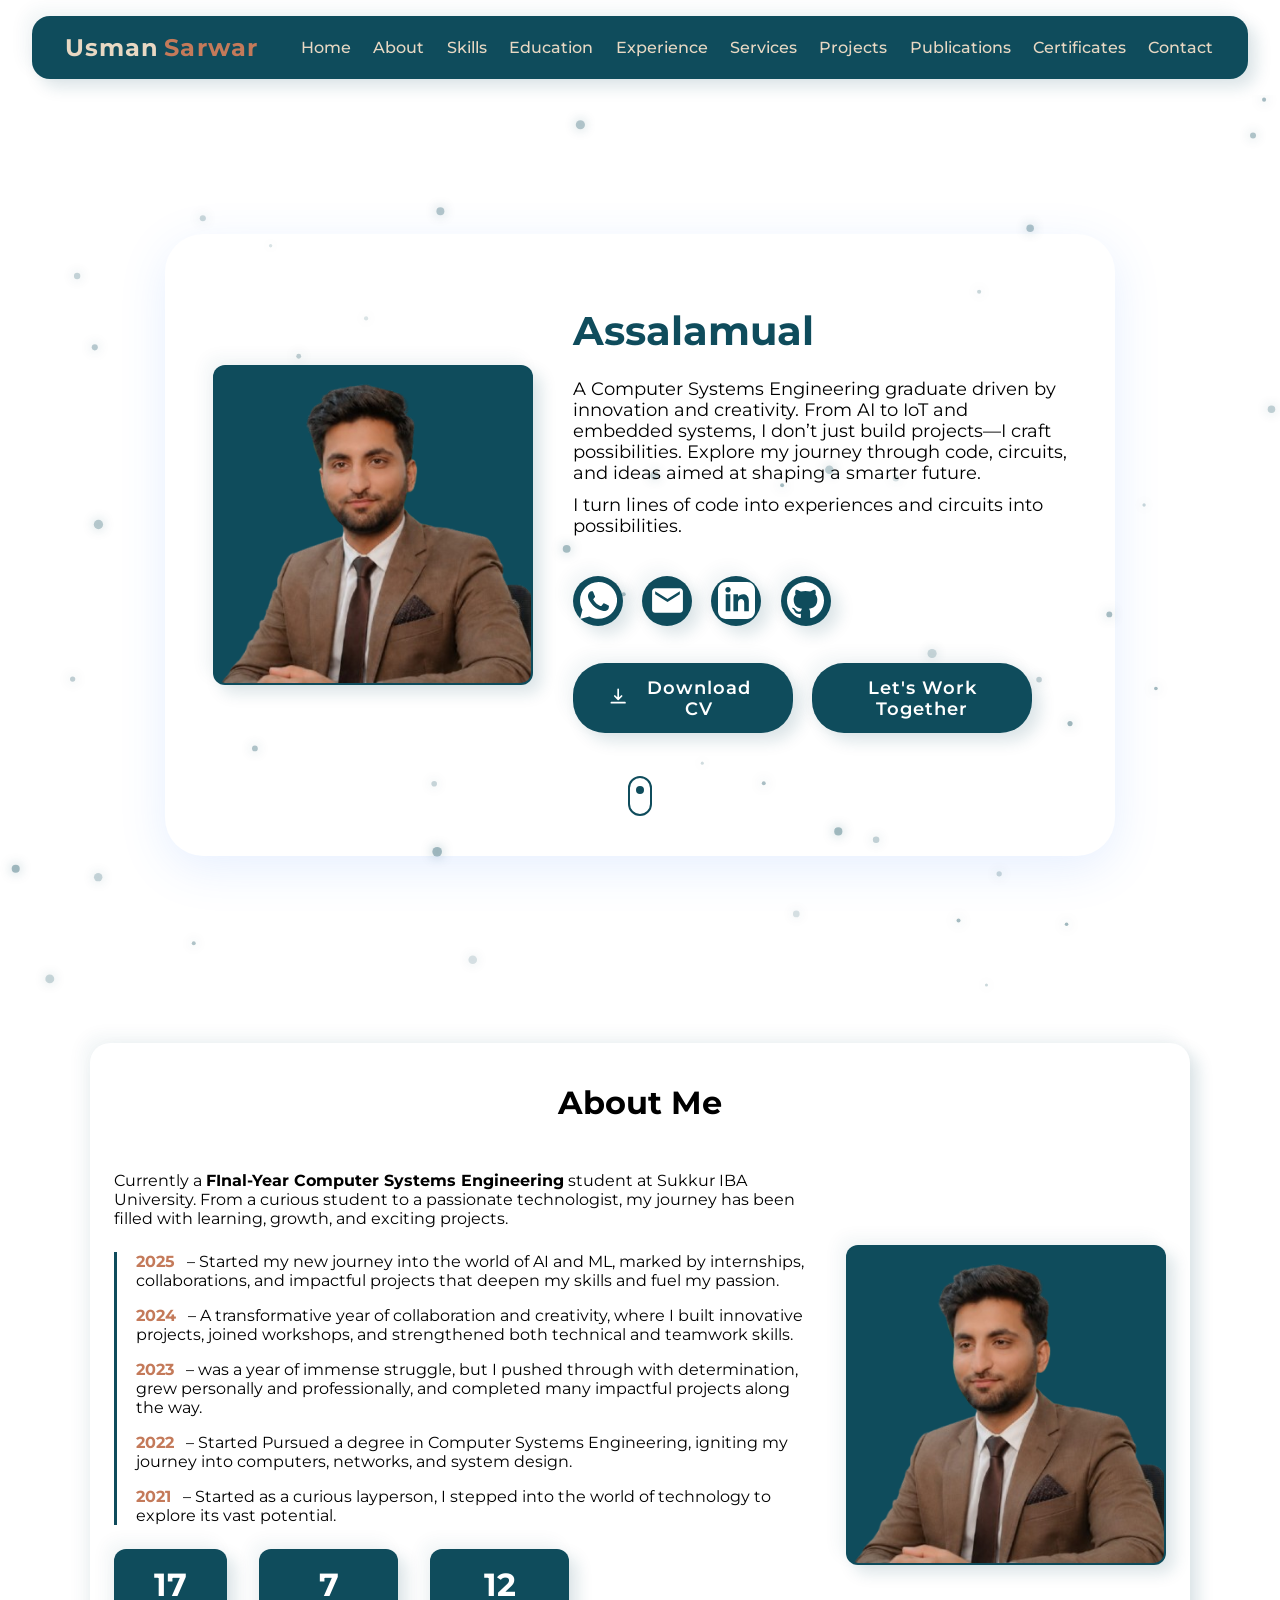
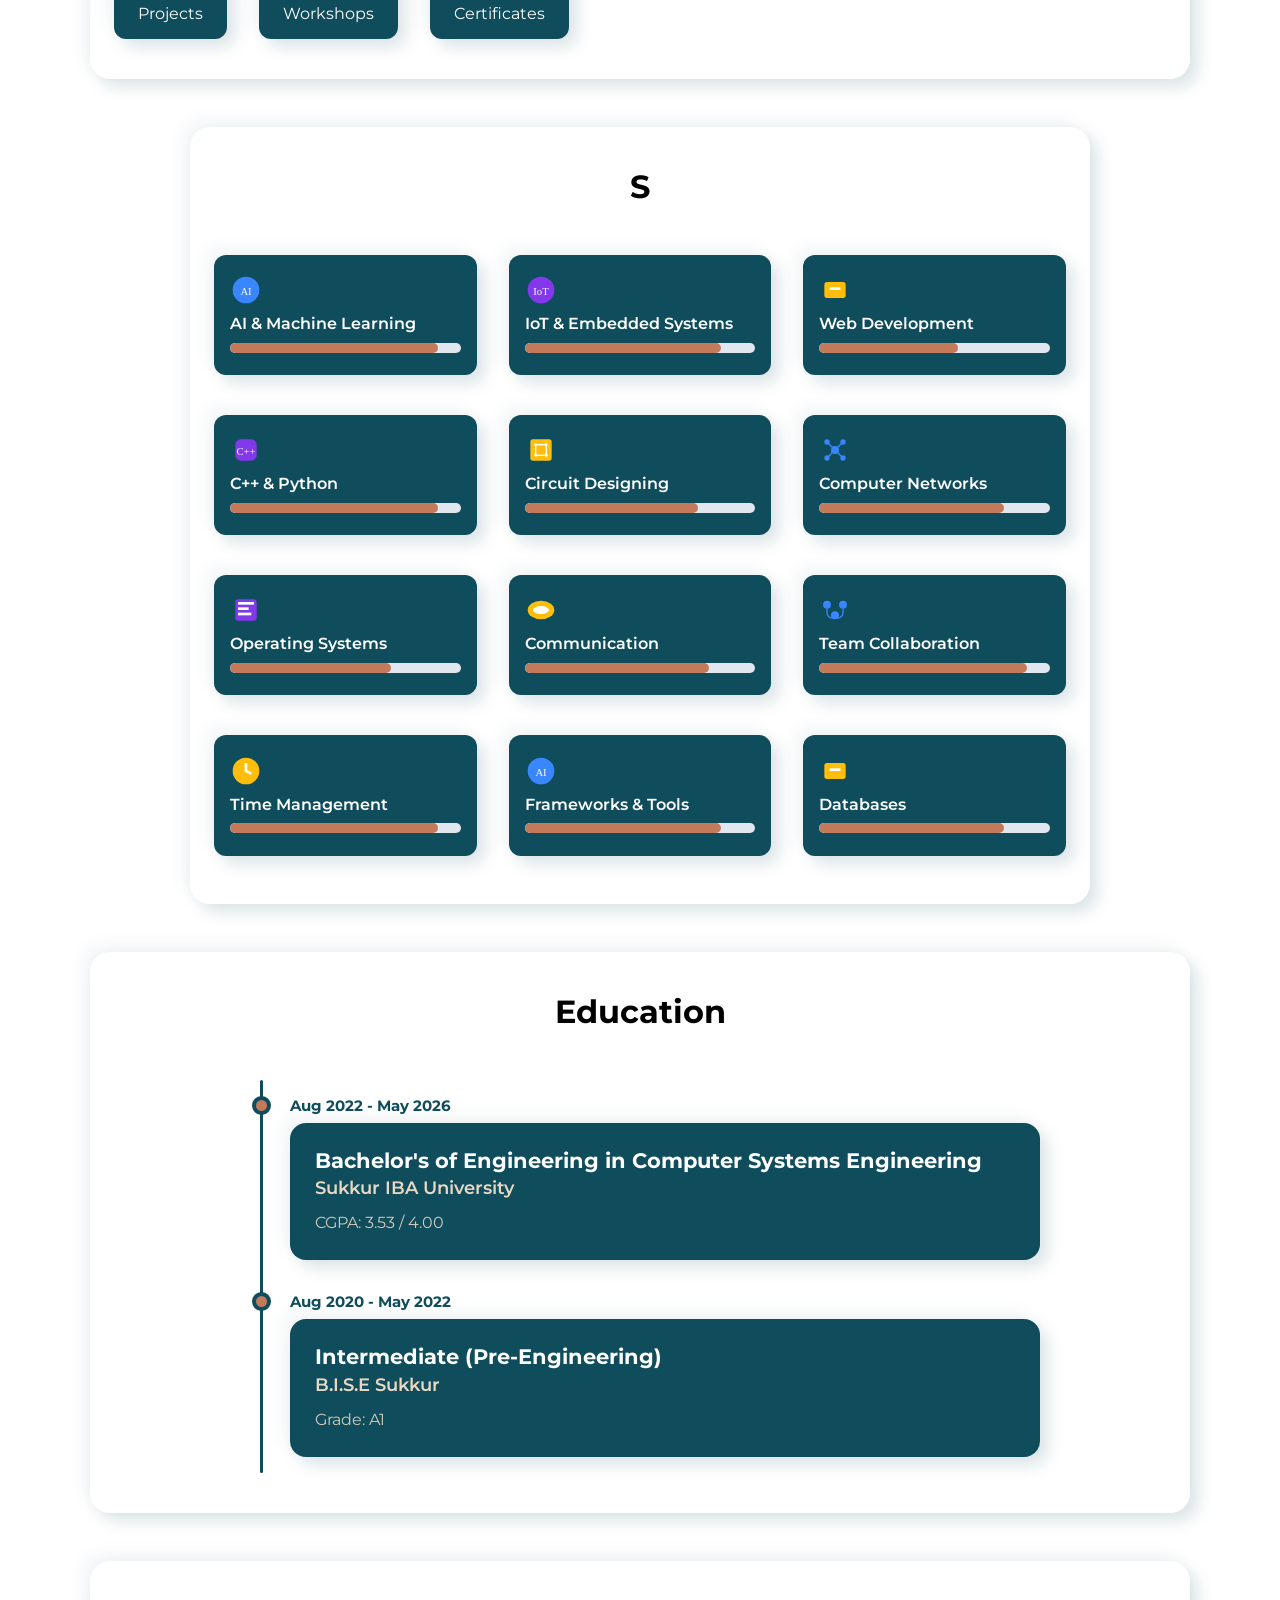
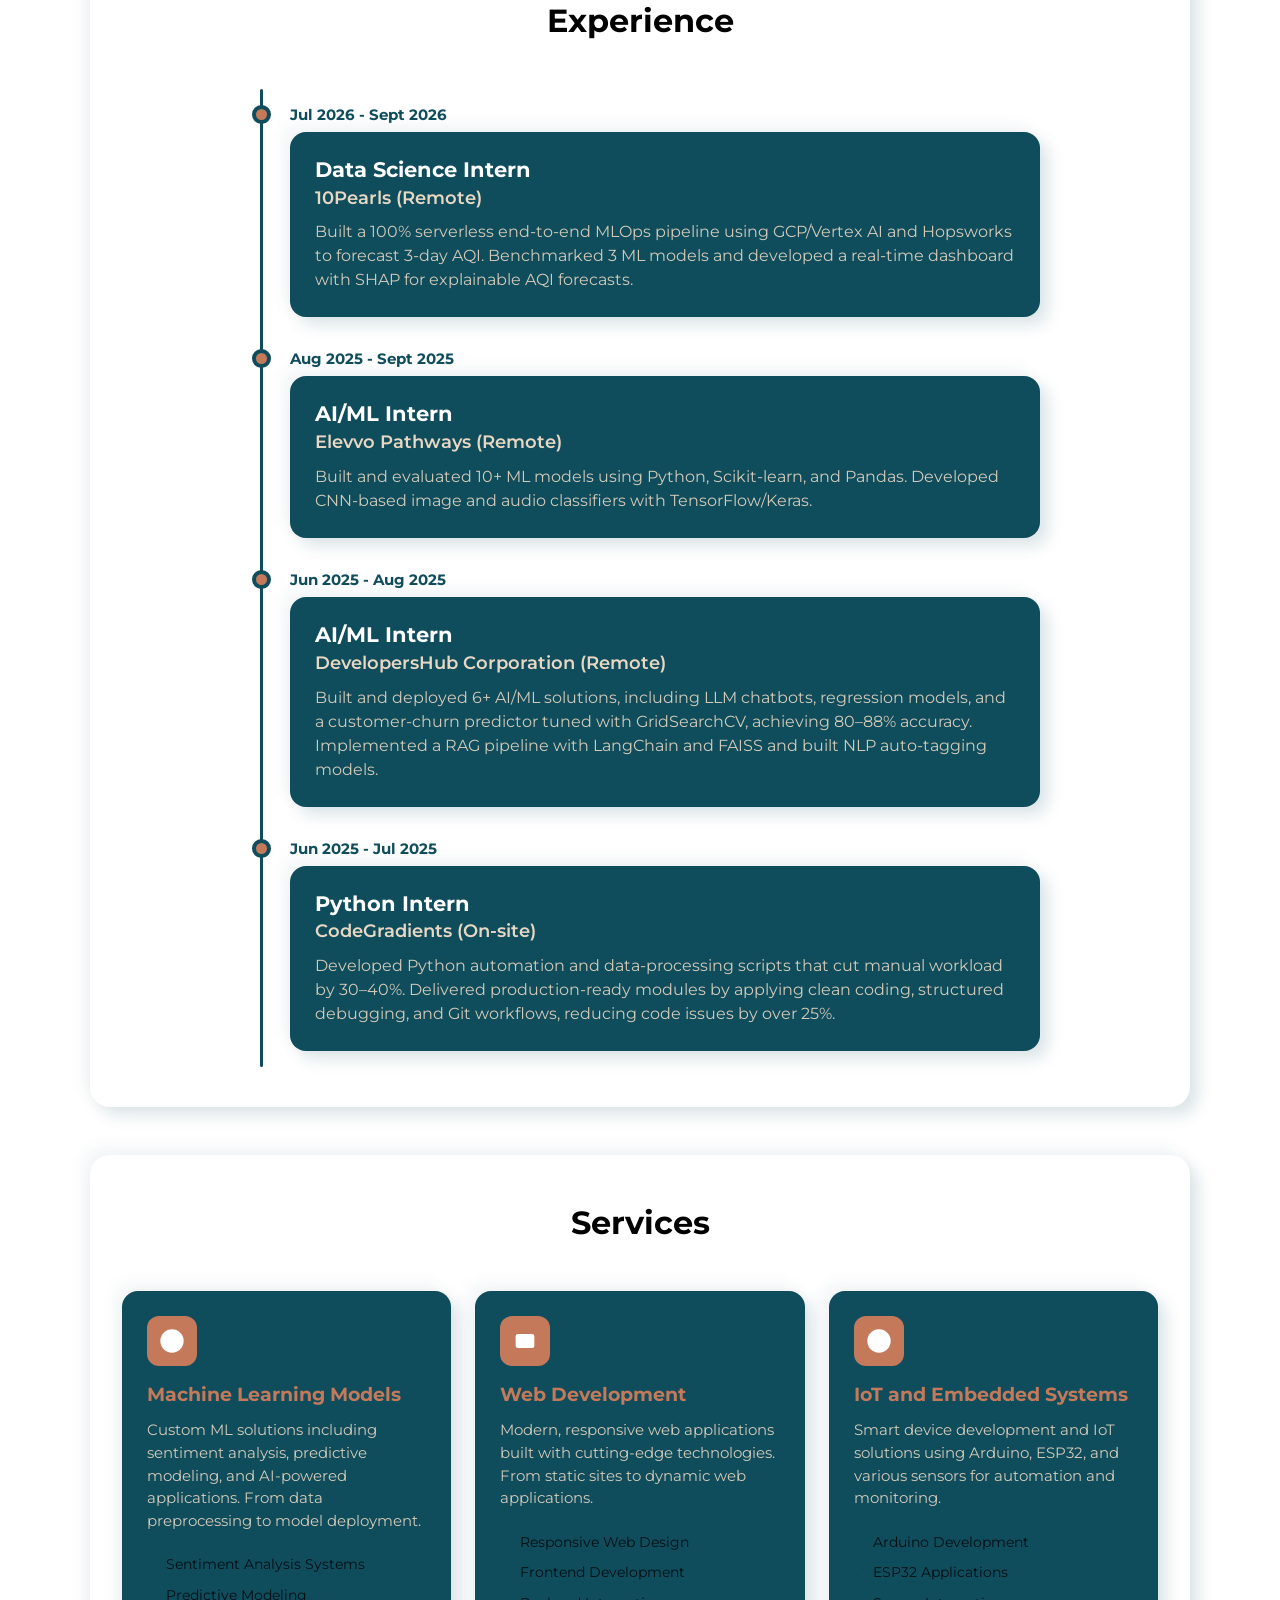
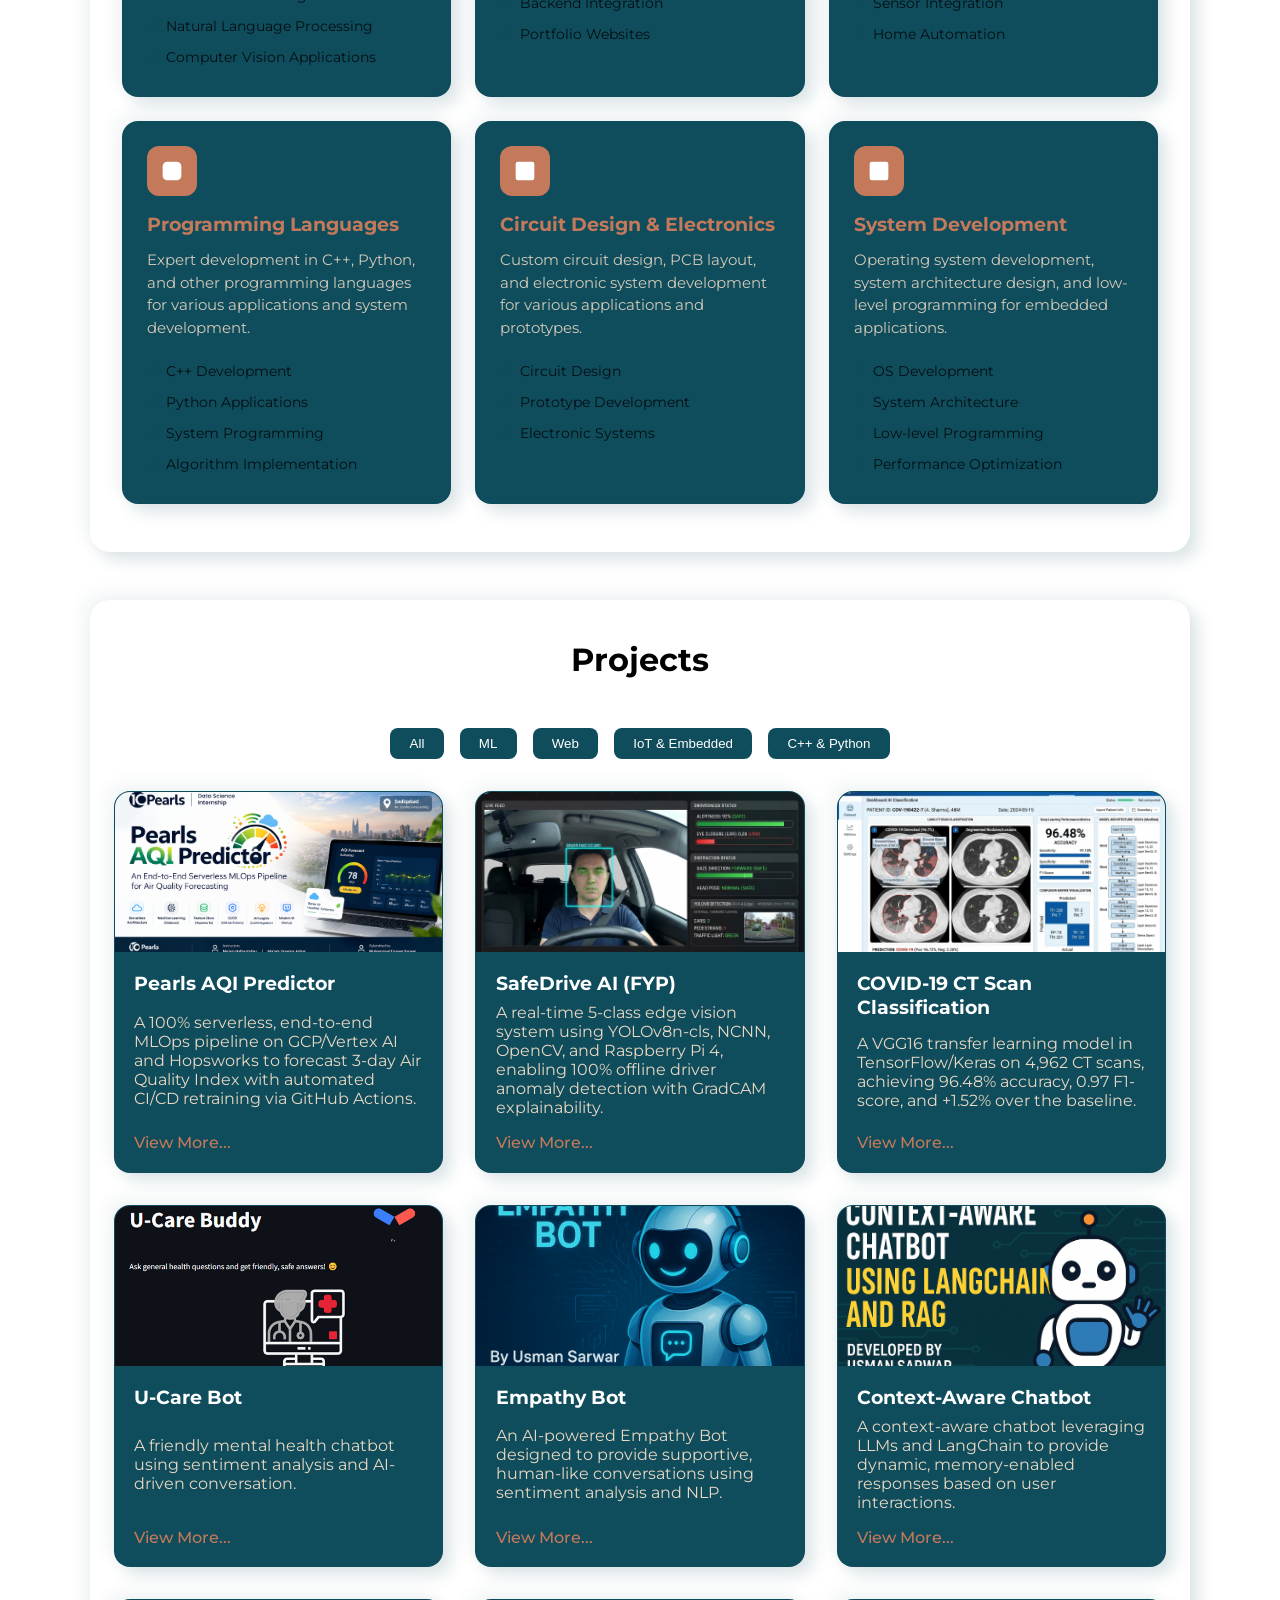
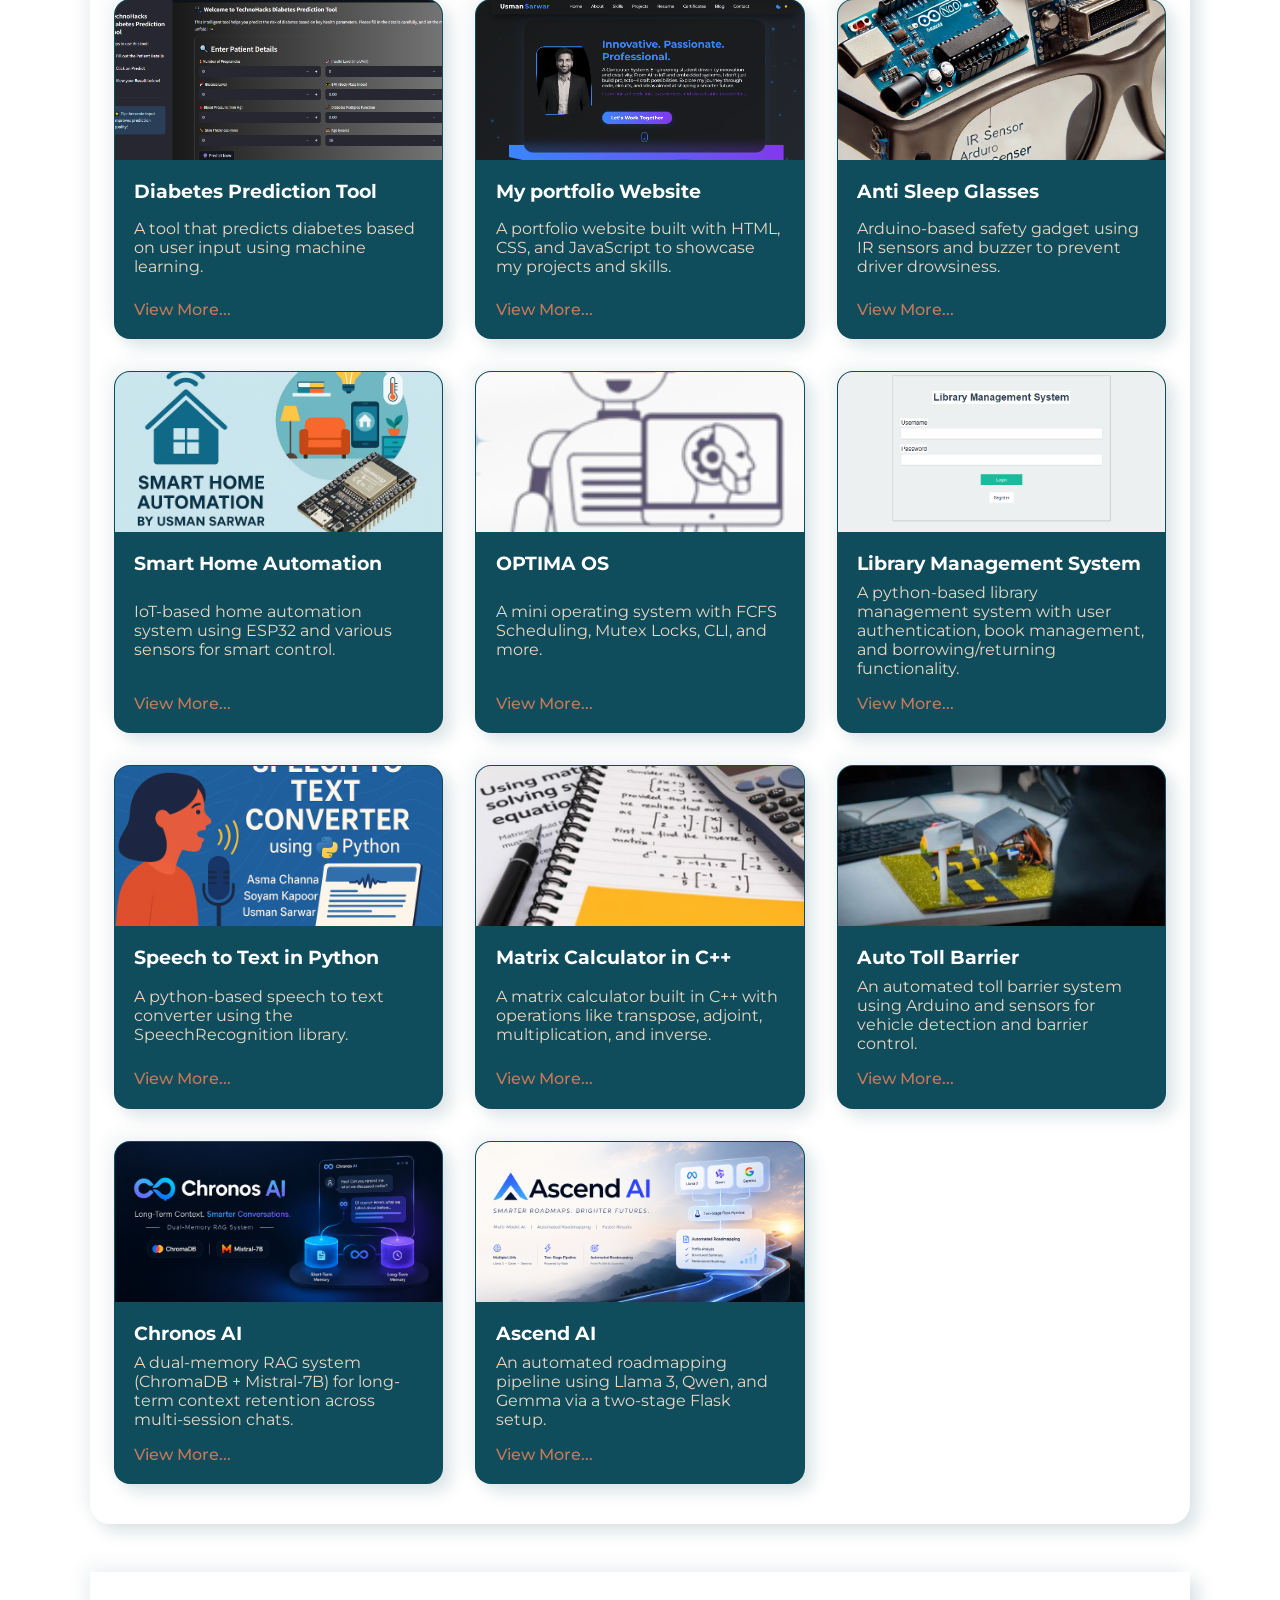
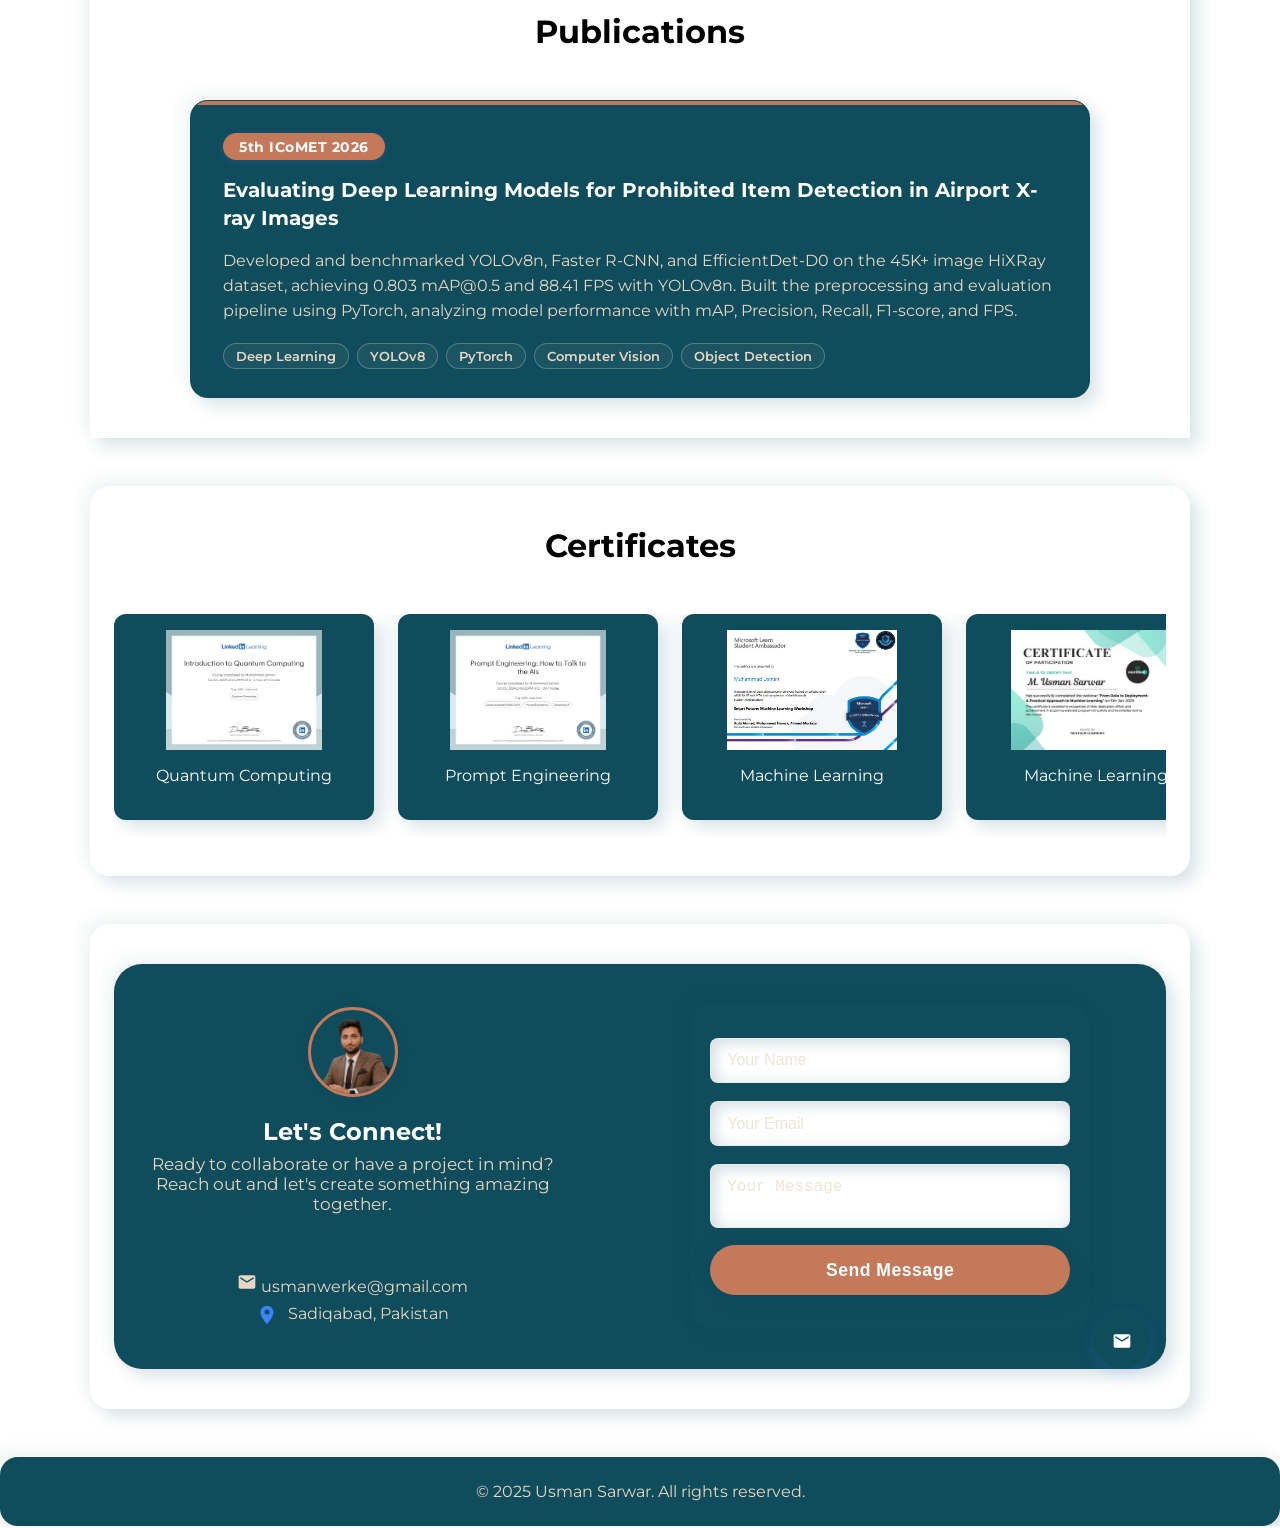
<file: index.html>
<!DOCTYPE html>
<html lang="en">

<head>
  <meta charset="UTF-8" />
  <meta name="viewport" content="width=device-width, initial-scale=1.0" />
  <meta name="description"
    content="Portfolio of Usman Sarwar – Computer Systems Engineering student passionate about AI, ML, IoT, Web, and Embedded Systems." />
  <meta name="keywords" content="Usman Sarwar, Portfolio, AI, ML, IoT, Web Development, Embedded Systems, Sukkur IBA" />
  <meta name="author" content="Usman Sarwar" />
  <title>Usman Sarwar | Portfolio</title>
  <link rel="stylesheet" href="styles.css" />
  <link rel="preconnect" href="https://fonts.googleapis.com">
  <link rel="preconnect" href="https://fonts.gstatic.com" crossorigin>
  <link href="https://fonts.googleapis.com/css2?family=Montserrat:wght@400;700&display=swap" rel="stylesheet">
  <link rel="icon" href="favicon.ico" type="image/x-icon">
</head>

<body>
  <!-- Preloader -->
  <div id="preloader">
    <div class="loader-logo">US</div>
  </div>

  <!-- Navbar -->
  <nav id="navbar" class="glass">
    <div class="nav-logo"><span class="nav-usman">Usman</span> <span class="nav-sarwar">Sarwar</span></div>
    <ul class="nav-links">
      <li><a href="#home">Home</a></li>
      <li><a href="#about">About</a></li>
      <li><a href="#skills">Skills</a></li>
      <li><a href="#education">Education</a></li>
      <li><a href="#experience">Experience</a></li>
      <li><a href="#services">Services</a></li>
      <li><a href="#projects">Projects</a></li>
      <li><a href="#publications">Publications</a></li>
      <li><a href="#certificates">Certificates</a></li>
      <li><a href="#contact">Contact</a></li>
    </ul>

    <div class="hamburger" id="hamburger">
      <span></span><span></span><span></span>
    </div>
  </nav>
  <div class="mobile-menu" id="mobile-menu">
    <ul>
      <li><a href="#home">Home</a></li>
      <li><a href="#about">About</a></li>
      <li><a href="#skills">Skills</a></li>
      <li><a href="#education">Education</a></li>
      <li><a href="#experience">Experience</a></li>
      <li><a href="#services">Services</a></li>
      <li><a href="#projects">Projects</a></li>
      <li><a href="#publications">Publications</a></li>
      <li><a href="#certificates">Certificates</a></li>
      <li><a href="#contact">Contact</a></li>
    </ul>
  </div>

  <!-- Hero Section -->
  <section id="home" class="hero-section">
    <canvas id="bg-animation"></canvas>
    <div class="hero-content">
      <div class="hero-main scroll-reveal scale-up">
        <div class="hero-img">
          <img src="assets/image2.png" alt="Usman Sarwar" />
        </div>
        <div class="hero-text">
          <h1 class="typewriter" id="typewriter"></h1>
          <p class="hero-brief">A Computer Systems Engineering graduate driven by innovation and creativity. From AI to
            IoT and embedded systems, I don’t just build projects—I craft possibilities. Explore my journey through
            code, circuits, and ideas aimed at shaping a smarter future.</p>
          <p class="hero-voice">I turn lines of code into experiences and circuits into possibilities.</p>
          <div class="hero-contacts">
            <a href="https://wa.me/923163238191" class="hero-contact" title="WhatsApp" target="_blank"><span
                class="icon-whatsapp"></span></a>
            <a href="mailto:usmanwerke@gmail.com" class="hero-contact" title="Email"><span class="icon-mail"></span></a>
            <a href="https://linkedin.com/in/muhammad-usman-018535253" target="_blank" class="hero-contact"
              title="LinkedIn"><span class="icon-linkedin-svg"></span></a>
            <a href="https://github.com/Usmansarwar143" target="_blank" class="hero-contact" title="GitHub"><span
                class="icon-github-svg"></span></a>
          </div>
          <div class="hero-actions">
            <a href="assets/Muhammad_Usman_Resume-A.pdf" download class="cta-btn resume-download-btn"><span
                class="icon-download"></span> Download CV</a>
            <a href="#contact" class="cta-btn work-btn">Let's Work Together</a>
          </div>
        </div>
      </div>
      <div class="scroll-indicator">
        <span></span>
      </div>
    </div>

  </section>

  <!-- About Me Section -->
  <section id="about" class="about-section scroll-reveal">
    <h2 class="section-title typewriter">About Me</h2>
    <div class="about-content">
      <div class="about-text">
        <p>Currently a <b>FInal-Year Computer Systems Engineering</b> student at Sukkur IBA University. From a curious
          student to a passionate technologist, my journey has been filled with learning, growth, and exciting projects.
        </p>
        <ul class="timeline">
          <li><span>2025</span> – Started my new journey into the world of AI and ML, marked by internships,
            collaborations, and impactful projects that deepen my skills and fuel my passion.</li>
          <li><span>2024</span> – A transformative year of collaboration and creativity, where I built innovative
            projects, joined workshops, and strengthened both technical and teamwork skills.</li>
          <li><span>2023</span> – was a year of immense struggle, but I pushed through with determination, grew
            personally and professionally, and completed many impactful projects along the way.</li>
          <li><span>2022</span> – Started Pursued a degree in Computer Systems Engineering, igniting my journey into
            computers, networks, and system design.
          </li>
          <li><span>2021</span> – Started as a curious layperson, I stepped into the world of technology to explore its
            vast potential.</li>
        </ul>
        <div class="counters">
          <div class="counter"><span id="projects-count">0</span>
            <p>Projects</p>
          </div>
          <div class="counter"><span id="workshops-count">0</span>
            <p>Workshops</p>
          </div>
          <div class="counter"><span id="certificates-count">0</span>
            <p>Certificates</p>
          </div>
        </div>
      </div>
      <div class="about-img">
        <img src="assets/image1.png" alt="Usman Sarwar" />
      </div>
    </div>
  </section>

  <!-- Skills Section -->
  <section id="skills" class="skills-section scroll-reveal">
    <h2 class="section-title typewriter">Skills</h2>
    <div class="skills-content">
      <div class="skills-list">
        <div class="skill">
          <span class="skill-icon icon-ai"></span>
          <span class="skill-name">AI & Machine Learning</span>
          <div class="skill-bar">
            <div class="skill-bar-fill" style="width: 90%"></div>
          </div>
        </div>
        <div class="skill">
          <span class="skill-icon icon-iot"></span>
          <span class="skill-name">IoT & Embedded Systems</span>
          <div class="skill-bar">
            <div class="skill-bar-fill" style="width: 85%"></div>
          </div>
        </div>
        <div class="skill">
          <span class="skill-icon icon-web"></span>
          <span class="skill-name">Web Development</span>
          <div class="skill-bar">
            <div class="skill-bar-fill" style="width: 60%"></div>
          </div>
        </div>
        <div class="skill">
          <span class="skill-icon icon-cpp"></span>
          <span class="skill-name">C++ & Python</span>
          <div class="skill-bar">
            <div class="skill-bar-fill" style="width: 90%"></div>
          </div>
        </div>
        <div class="skill">
          <span class="skill-icon icon-circuit"></span>
          <span class="skill-name">Circuit Designing</span>
          <div class="skill-bar">
            <div class="skill-bar-fill" style="width: 75%"></div>
          </div>
        </div>
        <div class="skill">
          <span class="skill-icon icon-network"></span>
          <span class="skill-name">Computer Networks</span>
          <div class="skill-bar">
            <div class="skill-bar-fill" style="width: 80%"></div>
          </div>
        </div>
        <div class="skill">
          <span class="skill-icon icon-os"></span>
          <span class="skill-name">Operating Systems</span>
          <div class="skill-bar">
            <div class="skill-bar-fill" style="width: 70%"></div>
          </div>
        </div>
        <div class="skill">
          <span class="skill-icon icon-comm"></span>
          <span class="skill-name">Communication</span>
          <div class="skill-bar">
            <div class="skill-bar-fill" style="width: 80%"></div>
          </div>
        </div>
        <div class="skill">
          <span class="skill-icon icon-team-collab"></span>
          <span class="skill-name">Team Collaboration</span>
          <div class="skill-bar">
            <div class="skill-bar-fill" style="width: 90%"></div>
          </div>
        </div>
        <div class="skill">
          <span class="skill-icon icon-time"></span>
          <span class="skill-name">Time Management</span>
          <div class="skill-bar">
            <div class="skill-bar-fill" style="width: 90%"></div>
          </div>
        </div>
        <div class="skill">
          <span class="skill-icon icon-ai"></span>
          <span class="skill-name">Frameworks & Tools</span>
          <div class="skill-bar">
            <div class="skill-bar-fill" style="width: 85%"></div>
          </div>
        </div>
        <div class="skill">
          <span class="skill-icon icon-web"></span>
          <span class="skill-name">Databases</span>
          <div class="skill-bar">
            <div class="skill-bar-fill" style="width: 80%"></div>
          </div>
        </div>
      </div>
    </div>
  </section>

  <!-- Education Section -->
  <section id="education" class="education-section scroll-reveal">
    <h2 class="section-title typewriter">Education</h2>
    <div class="education-content">
      <div class="timeline-item">
        <div class="timeline-dot"></div>
        <div class="timeline-date">Aug 2022 - May 2026</div>
        <div class="timeline-content glass">
          <h3>Bachelor's of Engineering in Computer Systems Engineering</h3>
          <h4>Sukkur IBA University</h4>
          <p>CGPA: 3.53 / 4.00</p>
        </div>
      </div>
      <div class="timeline-item">
        <div class="timeline-dot"></div>
        <div class="timeline-date">Aug 2020 - May 2022</div>
        <div class="timeline-content glass">
          <h3>Intermediate (Pre-Engineering)</h3>
          <h4>B.I.S.E Sukkur</h4>
          <p>Grade: A1</p>
        </div>
      </div>
    </div>
  </section>

  <!-- Experience Section -->
  <section id="experience" class="experience-section scroll-reveal">
    <h2 class="section-title typewriter">Experience</h2>
    <div class="experience-content">
      <div class="timeline-item">
        <div class="timeline-dot"></div>
        <div class="timeline-date">Jul 2026 - Sept 2026</div>
        <div class="timeline-content glass">
          <h3>Data Science Intern</h3>
          <h4>10Pearls (Remote)</h4>
          <p>Built a 100% serverless end-to-end MLOps pipeline using GCP/Vertex AI and Hopsworks to forecast 3-day AQI. Benchmarked 3 ML models and developed a real-time dashboard with SHAP for explainable AQI forecasts.</p>
        </div>
      </div>
      <div class="timeline-item">
        <div class="timeline-dot"></div>
        <div class="timeline-date">Aug 2025 - Sept 2025</div>
        <div class="timeline-content glass">
          <h3>AI/ML Intern</h3>
          <h4>Elevvo Pathways (Remote)</h4>
          <p>Built and evaluated 10+ ML models using Python, Scikit-learn, and Pandas. Developed CNN-based image and
            audio classifiers with TensorFlow/Keras.</p>
        </div>
      </div>
      <div class="timeline-item">
        <div class="timeline-dot"></div>
        <div class="timeline-date">Jun 2025 - Aug 2025</div>
        <div class="timeline-content glass">
          <h3>AI/ML Intern</h3>
          <h4>DevelopersHub Corporation (Remote)</h4>
          <p>Built and deployed 6+ AI/ML solutions, including LLM chatbots, regression models, and a customer-churn predictor tuned with GridSearchCV, achieving 80–88% accuracy. Implemented a RAG pipeline with LangChain and FAISS and built NLP auto-tagging models.</p>
        </div>
      </div>
      <div class="timeline-item">
        <div class="timeline-dot"></div>
        <div class="timeline-date">Jun 2025 - Jul 2025</div>
        <div class="timeline-content glass">
          <h3>Python Intern</h3>
          <h4>CodeGradients (On-site)</h4>
          <p>Developed Python automation and data-processing scripts that cut manual workload by 30–40%. Delivered production-ready modules by applying clean coding, structured debugging, and Git workflows, reducing code issues by over 25%.</p>
        </div>
      </div>
    </div>
  </section>

  <!-- Services Section -->
  <section id="services" class="services-section scroll-reveal">
    <h2 class="section-title typewriter">Services</h2>
    <div class="services-content">
      <div class="services-grid">
        <div class="service-card">
          <div class="service-icon">
            <span class="icon-ai"></span>
          </div>
          <h3>Machine Learning Models</h3>
          <p>Custom ML solutions including sentiment analysis, predictive modeling, and AI-powered applications. From
            data preprocessing to model deployment.</p>
          <ul class="service-features">
            <li>Sentiment Analysis Systems</li>
            <li>Predictive Modeling</li>
            <li>Natural Language Processing</li>
            <li>Computer Vision Applications</li>
          </ul>
        </div>

        <div class="service-card">
          <div class="service-icon">
            <span class="icon-web"></span>
          </div>
          <h3>Web Development</h3>
          <p>Modern, responsive web applications built with cutting-edge technologies. From static sites to dynamic web
            applications.</p>
          <ul class="service-features">
            <li>Responsive Web Design</li>
            <li>Frontend Development</li>
            <li>Backend Integration</li>
            <li>Portfolio Websites</li>
          </ul>
        </div>

        <div class="service-card">
          <div class="service-icon">
            <span class="icon-iot"></span>
          </div>
          <h3>IoT and Embedded Systems</h3>
          <p>Smart device development and IoT solutions using Arduino, ESP32, and various sensors for automation and
            monitoring.</p>
          <ul class="service-features">
            <li>Arduino Development</li>
            <li>ESP32 Applications</li>
            <li>Sensor Integration</li>
            <li>Home Automation</li>
          </ul>
        </div>

        <div class="service-card">
          <div class="service-icon">
            <span class="icon-cpp"></span>
          </div>
          <h3>Programming Languages</h3>
          <p>Expert development in C++, Python, and other programming languages for various applications and system
            development.</p>
          <ul class="service-features">
            <li>C++ Development</li>
            <li>Python Applications</li>
            <li>System Programming</li>
            <li>Algorithm Implementation</li>
          </ul>
        </div>

        <div class="service-card">
          <div class="service-icon">
            <span class="icon-circuit"></span>
          </div>
          <h3>Circuit Design & Electronics</h3>
          <p>Custom circuit design, PCB layout, and electronic system development for various applications and
            prototypes.</p>
          <ul class="service-features">
            <li>Circuit Design</li>
            <li>Prototype Development</li>
            <li>Electronic Systems</li>
          </ul>
        </div>

        <div class="service-card">
          <div class="service-icon">
            <span class="icon-os"></span>
          </div>
          <h3>System Development</h3>
          <p>Operating system development, system architecture design, and low-level programming for embedded
            applications.</p>
          <ul class="service-features">
            <li>OS Development</li>
            <li>System Architecture</li>
            <li>Low-level Programming</li>
            <li>Performance Optimization</li>
          </ul>
        </div>
      </div>
    </div>
  </section>

  <!-- Projects Section -->
  <section id="projects" class="projects-section scroll-reveal">
    <h2 class="section-title typewriter">Projects</h2>
    <div class="project-filters">
      <button class="filter-btn active" data-filter="all">All</button>
      <button class="filter-btn" data-filter="ml">ML</button>
      <button class="filter-btn" data-filter="web">Web</button>
      <button class="filter-btn" data-filter="iot-embedded">IoT & Embedded</button>
      <button class="filter-btn" data-filter="cpp-python">C++ & Python</button>
    </div>
    <div class="projects-grid" id="projects-grid">
      <!-- Project cards will be injected by JS -->
    </div>
  </section>

  <!-- Publications Section -->
  <section id="publications" class="publications-section scroll-reveal">
    <h2 class="section-title typewriter">Publications</h2>
    <div class="publications-content">
      <div class="publication-card glass">
        <div class="publication-badge">5th ICoMET 2026</div>
        <h3><a href="https://ieeexplore.ieee.org/document/11591575" target="_blank" style="color: inherit; text-decoration: none;">Evaluating Deep Learning Models for Prohibited Item Detection in Airport X-ray Images</a></h3>
        <p class="publication-desc">Developed and benchmarked YOLOv8n, Faster R-CNN, and EfficientDet-D0 on the 45K+ image HiXRay dataset, achieving 0.803 mAP@0.5 and 88.41 FPS with YOLOv8n. Built the preprocessing and evaluation pipeline using PyTorch, analyzing model performance with mAP, Precision, Recall, F1-score, and FPS.</p>
        <div class="publication-tags">
          <span class="pub-tag">Deep Learning</span>
          <span class="pub-tag">YOLOv8</span>
          <span class="pub-tag">PyTorch</span>
          <span class="pub-tag">Computer Vision</span>
          <span class="pub-tag">Object Detection</span>
        </div>
      </div>
    </div>
  </section>

  <!-- Certificates Section -->
  <section id="certificates" class="certificates-section scroll-reveal">
    <h2 class="section-title typewriter">Certificates</h2>
    <div class="certificates-slider" id="certificates-slider">
      <!-- Certificate slides will be injected by JS -->
    </div>
  </section>

  <!-- Contact Section -->
  <section id="contact" class="contact-section scroll-reveal">
    <div class="contact-card">
      <div class="contact-info">
        <div class="contact-avatar">
          <img src="assets/image2.png" alt="Usman Sarwar" />
        </div>
        <h2 class="contact-title">Let's Connect!</h2>
        <p class="contact-message">Ready to collaborate or have a project in mind? Reach out and let's create something
          amazing together.</p>
        <div class="contact-socials">
          <a href="https://linkedin.com/in/usman-sarwar" target="_blank" title="LinkedIn"><span
              class="icon-linkedin"></span></a>
          <a href="https://github.com/usman-sarwar" target="_blank" title="GitHub"><span class="icon-github"></span></a>
          <a href="https://instagram.com/usman.poetry" target="_blank" title="Instagram"><span
              class="icon-instagram"></span></a>
        </div>
        <div class="contact-details">
          <div><span class="icon-mail"></span> usmanwerke@gmail.com</div>
          <div><span class="icon-location"></span> Sadiqabad, Pakistan</div>
        </div>
      </div>
      <div class="contact-form-area">
        <form id="contact-form">
          <input type="text" name="name" placeholder="Your Name" required />
          <input type="email" name="email" placeholder="Your Email" required />
          <textarea name="message" placeholder="Your Message" required></textarea>
          <button type="submit">Send Message</button>
        </form>
      </div>
    </div>
    <div class="floating-chat" id="floating-chat">
      <span class="icon-mail"></span>
    </div>
    <div class="contact-bg-accent"></div>
  </section>

  <!-- Footer -->
  <footer class="footer glass">
    <p>&copy; 2025 Usman Sarwar. All rights reserved.</p>
  </footer>

  <script src="scripts.js"></script>
</body>

</html>
</file>
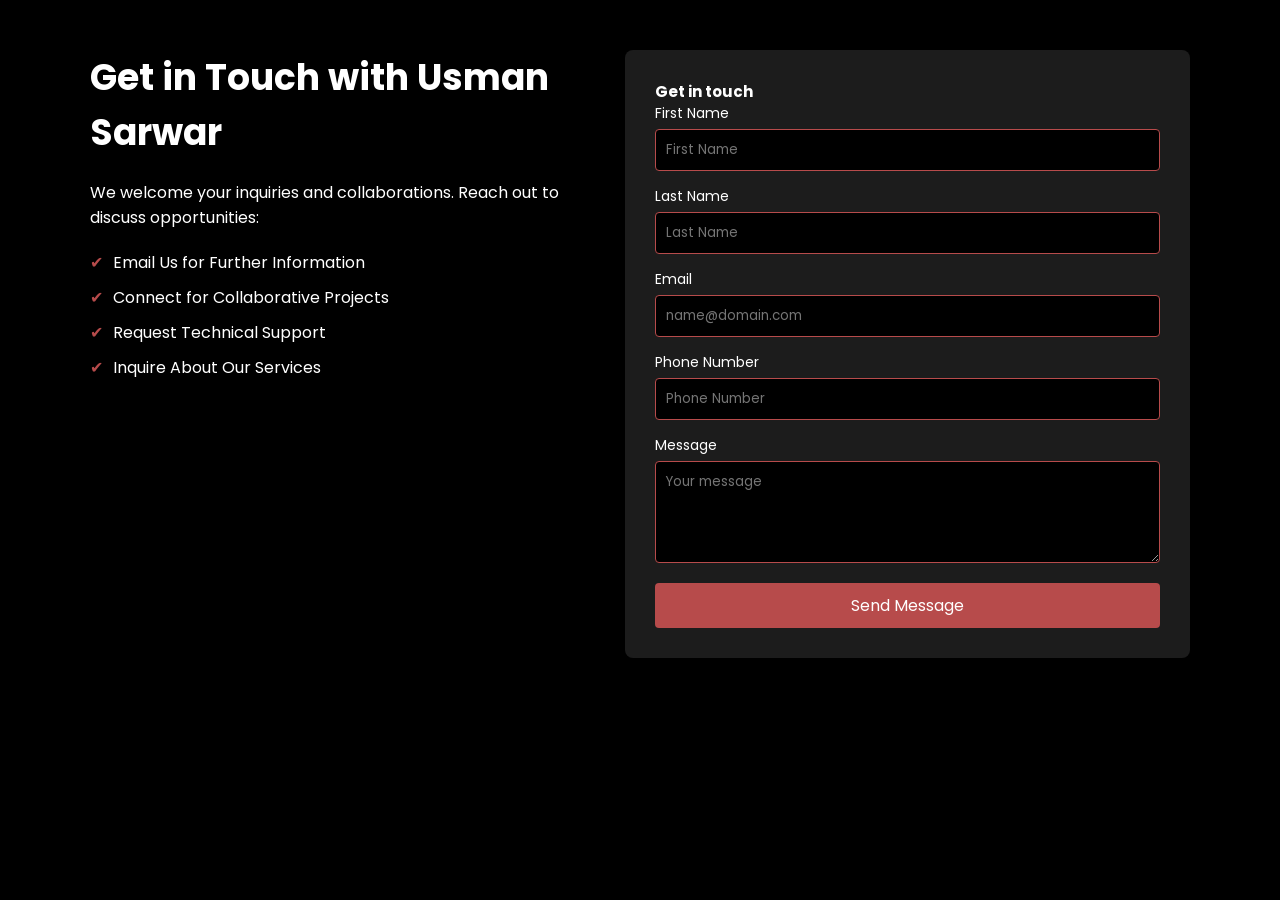
<file: Contact.html>
<!DOCTYPE html>
<html lang="en">
<head>
  <meta charset="UTF-8">
  <meta name="viewport" content="width=device-width, initial-scale=1.0">
  <title>Contact Usman</title>
  <link rel="stylesheet" href="style.css">
</head>
<body>
  <div class="container">
    <div class="left-content">
      <h1>Get in Touch with Usman Sarwar</h1>
      <p>We welcome your inquiries and collaborations. Reach out to discuss opportunities:</p>
      <ul>
        <li>Email Us for Further Information</li>
        <li>Connect for Collaborative Projects</li>
        <li>Request Technical Support</li>
        <li>Inquire About Our Services</li>
      </ul>
    </div>
    <form class="contact-form">
      <h2>Get in touch</h2>
      <label for="first-name">First Name</label>
      <input type="text" id="first-name" name="first-name" placeholder="First Name" required>

      <label for="last-name">Last Name</label>
      <input type="text" id="last-name" name="last-name" placeholder="Last Name" required>

      <label for="email">Email</label>
      <input type="email" id="email" name="email" placeholder="name@domain.com" required>

      <label for="phone">Phone Number</label>
      <input type="tel" id="phone" name="phone" placeholder="Phone Number" required>

      <label for="message">Message</label>
      <textarea id="message" name="message" rows="4" placeholder="Your message" required></textarea>

      <button type="submit">Send Message</button>
    </form>
  </div>
</body>
</html>
</file>
<file: styles.css>
/* Skeuomorphic Portfolio Styles for Usman Sarwar */
:root {
  --primary: #0F4C5C;
  --secondary: #E8D8C3;
  --accent: #C47A5A;
  
  --bg: #FFFFFF;
  --text: #000000;
  
  --panel-bg: #0F4C5C;
  --primary-text-on-dark: #E8D8C3;
  
  --shadow-light: rgba(15, 76, 92, 0.05);
  --shadow-dark: rgba(15, 76, 92, 0.15);
  --border: rgba(15, 76, 92, 0.1);
  --shadow: 8px 8px 16px var(--shadow-dark), -8px -8px 16px var(--shadow-light);
  --inner-shadow: inset 6px 6px 12px var(--shadow-dark), inset -6px -6px 12px var(--shadow-light);
}

/* Smooth Scroll Transitions */
.scroll-reveal {
  opacity: 0;
  transform: translateY(30px);
  transition: all 0.8s cubic-bezier(0.4, 0, 0.2, 1);
}

.scroll-reveal.visible {
  opacity: 1;
  transform: translateY(0);
}

.scroll-reveal.slide-left {
  transform: translateX(-50px);
}

.scroll-reveal.slide-left.visible {
  transform: translateX(0);
}

.scroll-reveal.slide-right {
  transform: translateX(50px);
}

.scroll-reveal.slide-right.visible {
  transform: translateX(0);
}

.scroll-reveal.scale-up {
  transform: scale(0.8) translateY(30px);
}

.scroll-reveal.scale-up.visible {
  transform: scale(1) translateY(0);
}

.scroll-reveal.fade-in {
  opacity: 0;
  transition: opacity 0.6s ease-in-out;
}

.scroll-reveal.fade-in.visible {
  opacity: 1;
}

/* Staggered animations for skills */
.skill {
  opacity: 0;
  transform: translateY(20px);
  transition: all 0.6s cubic-bezier(0.4, 0, 0.2, 1);
}

.skill.visible {
  opacity: 1;
  transform: translateY(0);
}

/* Staggered animations for project cards */
.project-card {
  opacity: 0;
  transform: translateY(30px) scale(0.95);
  transition: all 0.7s cubic-bezier(0.4, 0, 0.2, 1);
}

.project-card.visible {
  opacity: 1;
  transform: translateY(0) scale(1);
}



/* Staggered animations for service cards */
.service-card {
  opacity: 0;
  transform: translateY(30px) scale(0.95);
  transition: all 0.7s cubic-bezier(0.4, 0, 0.2, 1);
}

.service-card.visible {
  opacity: 1;
  transform: translateY(0) scale(1);
}

/* Staggered animations for certificate cards */
.certificate-card {
  opacity: 0;
  transform: translateY(25px) scale(0.9);
  transition: all 0.6s cubic-bezier(0.4, 0, 0.2, 1);
}

.certificate-card.visible {
  opacity: 1;
  transform: translateY(0) scale(1);
}



* {
  box-sizing: border-box;
  margin: 0;
  padding: 0;
}

html,
body {
  font-family: 'Montserrat', sans-serif;
  background: var(--bg);
  color: var(--text);
  scroll-behavior: smooth;
  min-height: 100vh;
}

body {
  transition: background 0.4s, color 0.4s;
}

.glass {
  background: var(--panel-bg);
  box-shadow: var(--shadow);
  border-radius: 18px;
  border: 1px solid var(--border);
}

nav#navbar {
  position: sticky;
  top: 0;
  z-index: 100;
  display: flex;
  align-items: center;
  justify-content: space-between;
  padding: 1rem 2rem;
  margin: 1rem auto;
  max-width: 1400px;
  width: 95%;
  background: var(--panel-bg);
}

.nav-logo {
  font-weight: 700;
  font-size: 1.5rem;
  letter-spacing: 1px;
  display: flex;
  align-items: center;
  gap: 0.3rem;
}

.nav-usman {
  color: var(--text);
}

.nav-sarwar {
  color: var(--primary);
  font-weight: 700;
  letter-spacing: 1.5px;
}

.nav-links {
  display: flex;
  gap: 1.2rem;
  list-style: none;
  flex-wrap: nowrap;
}

.nav-links a {
  color: var(--text);
  text-decoration: none;
  font-weight: 500;
  position: relative;
  transition: color 0.25s cubic-bezier(.4, 0, .2, 1);
  padding: 0.2rem 0.1rem;
}

.nav-links a::after {
  content: '';
  display: block;
  position: absolute;
  left: 0;
  right: 0;
  bottom: -4px;
  height: 3px;
  border-radius: 2px;
  background: var(--accent);
  transform: scaleX(0);
  transition: transform 0.3s cubic-bezier(.4, 0, .2, 1);
  z-index: 1;
}

.nav-links a:hover,
.nav-links a:focus {
  color: var(--primary);
}

.nav-links a:hover::after,
.nav-links a:focus::after {
  transform: scaleX(1);
}

.toggle-mode {
  cursor: pointer;
  margin-left: 1.5rem;
  display: flex;
  align-items: center;
  gap: 0.5rem;
}

.icon-moon,
.icon-sun {
  width: 22px;
  height: 22px;
  display: inline-block;
  background-size: contain;
}

.icon-moon {
  background-image: url('data:image/svg+xml;utf8,<svg fill="%233a86ff" viewBox="0 0 24 24" xmlns="http://www.w3.org/2000/svg"><path d="M21 12.79A9 9 0 0111.21 3a1 1 0 00-1.13 1.32A7 7 0 0012 21a7 7 0 009.68-7.66 1 1 0 00-1.32-1.13z"/></svg>');
}

.icon-sun {
  background-image: url('data:image/svg+xml;utf8,<svg fill="%23ffbe0b" viewBox="0 0 24 24" xmlns="http://www.w3.org/2000/svg"><circle cx="12" cy="12" r="5"/><g><line x1="12" y1="1" x2="12" y2="3"/><line x1="12" y1="21" x2="12" y2="23"/><line x1="4.22" y1="4.22" x2="5.64" y2="5.64"/><line x1="18.36" y1="18.36" x2="19.78" y2="19.78"/><line x1="1" y1="12" x2="3" y2="12"/><line x1="21" y1="12" x2="23" y2="12"/><line x1="4.22" y1="19.78" x2="5.64" y2="18.36"/><line x1="18.36" y1="5.64" x2="19.78" y2="4.22"/></g></svg>');
}

.hero-section {
  position: relative;
  min-height: 100vh;
  display: flex;
  align-items: center;
  justify-content: center;
  overflow: hidden;
  background: var(--bg);
}



#bg-animation {
  position: absolute;
  top: 0;
  left: 0;
  width: 100vw;
  height: 100vh;
  z-index: 0;
}

.hero-content {
  position: relative;
  z-index: 2;
  padding: 4.5rem 3rem 2.5rem 3rem;
  text-align: center;
  max-width: 950px;
  margin: 0 auto;
  box-shadow: 0 12px 48px 0 rgba(58, 134, 255, 0.13);
  border-radius: 38px;
}

.hero-tagline {
  font-size: 1.1rem;
  color: var(--accent);
  font-weight: 600;
  margin-bottom: 0.5rem;
  letter-spacing: 0.5px;
}

.cta-btn {
  display: inline-block;
  margin-top: 1.2rem;
  padding: 0.85rem 2.2rem;
  font-size: 1.1rem;
  font-weight: 700;
  color: #fff;
  background: var(--primary);
  border: 1px solid var(--border);
  border-radius: 32px;
  box-shadow: 6px 6px 12px var(--shadow-dark), -6px -6px 12px var(--shadow-light);
  cursor: pointer;
  transition: all 0.2s ease;
  text-decoration: none;
  letter-spacing: 1px;
}

.cta-btn:hover {
  background: var(--primary);
  color: var(--secondary);
}

.cta-btn:active {
  box-shadow: inset 4px 4px 8px rgba(0,0,0,0.4), inset -4px -4px 8px rgba(255,255,255,0.1);
  transform: translateY(2px);
}

.hero-wave {
  position: absolute;
  left: 0;
  right: 0;
  bottom: 0;
  width: 100vw;
  z-index: 1;
  pointer-events: none;
}

.hero-wave svg {
  display: block;
  width: 100vw;
  height: 90px;
}

.typewriter {
  font-size: 2.5rem;
  font-weight: 700;
  color: var(--primary);
  min-height: 3.5rem;
  margin-bottom: 1rem;
}

.hero-voice {
  font-size: 1.1rem;
  color: var(--primary);
  margin-bottom: 2.5rem;
}

.scroll-indicator {
  margin-top: 2rem;
  display: flex;
  justify-content: center;
}

.scroll-indicator span {
  display: block;
  width: 24px;
  height: 40px;
  border: 2px solid var(--primary);
  border-radius: 16px;
  position: relative;
}

.scroll-indicator span::after {
  content: '';
  display: block;
  width: 8px;
  height: 8px;
  background: var(--primary);
  border-radius: 50%;
  position: absolute;
  left: 50%;
  top: 8px;
  transform: translateX(-50%);
  animation: scrollDown 1.2s infinite;
}

@keyframes scrollDown {
  0% {
    top: 8px;
    opacity: 1;
  }

  80% {
    top: 22px;
    opacity: 0.5;
  }

  100% {
    top: 8px;
    opacity: 1;
  }
}

.about-section,
.services-section,
.projects-section,
.resume-section,
.certificates-section,
.contact-section {
  margin: 3rem auto;
  max-width: 1100px;
  padding: 2.5rem 1.5rem;
  background: var(--bg);
  border-radius: 20px;
  box-shadow: var(--shadow);
}

.section-title {
  font-size: 2rem;
  font-weight: 700;
  margin-bottom: 2rem;
  color: var(--primary);
  text-align: center;
}

.about-content {
  display: flex;
  flex-wrap: wrap;
  gap: 2.5rem;
  align-items: center;
  justify-content: space-between;
}

.about-text {
  flex: 2;
  min-width: 260px;
}

/* about-img combined with hero-img below */

.timeline {
  margin: 1.5rem 0;
  padding-left: 1.2rem;
  border-left: 3px solid var(--primary);
  list-style: none;
}

.timeline li {
  margin-bottom: 1rem;
  position: relative;
  color: var(--text);
}

.timeline li span {
  font-weight: 700;
  color: var(--accent);
  margin-right: 0.5rem;
}

.counters {
  display: flex;
  gap: 2rem;
  margin-top: 1.5rem;
}

.counter {
  background: var(--panel-bg);
  border-radius: 12px;
  padding: 1rem 1.5rem;
  box-shadow: var(--shadow);
  text-align: center;
  min-width: 90px;
}

.counter span {
  font-size: 2rem;
  font-weight: 700;
  color: #fff;
}

.projects-section {
  min-height: 60vh;
}

.project-filters {
  display: flex;
  gap: 1rem;
  justify-content: center;
  margin-bottom: 2rem;
}

.filter-btn {
  background: var(--panel-bg);
  border: none;
  border-radius: 8px;
  padding: 0.5rem 1.2rem;
  font-weight: 500;
  color: var(--text);
  cursor: pointer;
  transition: background 0.2s, color 0.2s;
}

.filter-btn.active,
.filter-btn:hover {
  background: var(--primary);
  color: #fff;
}

.projects-grid {
  display: grid;
  grid-template-columns: repeat(auto-fit, minmax(270px, 1fr));
  gap: 2rem;
}

.project-card {
  background: var(--panel-bg);
  border-radius: 16px;
  box-shadow: var(--shadow);
  border: 1px solid var(--border);
  overflow: hidden;
  transition: transform 0.3s, box-shadow 0.3s;
  cursor: pointer;
  display: flex;
  flex-direction: column;
  min-height: 340px;
  position: relative;
}

.project-card:hover {
  transform: translateY(-4px);
  box-shadow: 12px 12px 24px var(--shadow-dark), -12px -12px 24px var(--shadow-light);
}

.project-card img {
  width: 100%;
  height: 160px;
  object-fit: cover;
}

.project-card .project-info {
  padding: 1.2rem;
  flex: 1;
  display: flex;
  flex-direction: column;
  justify-content: space-between;
}

.project-card .project-title {
  font-size: 1.2rem;
  font-weight: 700;
  color: var(--primary);
  margin-bottom: 0.5rem;
}

.project-card .project-desc {
  font-size: 1rem;
  color: var(--text);
  margin-bottom: 1rem;
}

.project-card .project-links {
  display: flex;
  gap: 1rem;
  align-items: center;
}

.project-card .project-links a {
  color: var(--primary);
  font-weight: 500;
  text-decoration: none;
  transition: color 0.2s;
}

.project-card .project-links a:hover {
  color: var(--accent);
}

.resume-section .resume-content {
  display: flex;
  gap: 1.5rem;
  justify-content: center;
  margin-bottom: 1.5rem;
}

.resume-btn {
  background: var(--primary);
  color: #fff;
  border: none;
  border-radius: 8px;
  padding: 0.7rem 1.5rem;
  font-weight: 600;
  cursor: pointer;
  transition: background 0.2s;
  margin-right: 0.5rem;
}

.resume-btn:hover {
  background: var(--secondary);
}

.modal {
  display: none;
  position: fixed;
  z-index: 9999;
  left: 0;
  top: 0;
  width: 100vw;
  height: 100vh;
  background: rgba(0, 0, 0, 0.45);
  align-items: center;
  justify-content: center;
}

.modal.active {
  display: flex;
}

.modal-content {
  background: var(--panel-bg);
  border-radius: 16px;
  padding: 1.5rem;
  max-width: 700px;
  width: 90vw;
  box-shadow: var(--shadow);
  position: relative;
}

.modal-content iframe {
  width: 100%;
  height: 70vh;
  border-radius: 8px;
  border: none;
}

.close-modal {
  position: absolute;
  top: 1rem;
  right: 1rem;
  font-size: 2rem;
  color: var(--primary);
  cursor: pointer;
}

.certificates-slider {
  display: flex;
  gap: 1.5rem;
  overflow-x: auto;
  padding-bottom: 1rem;
}

.certificate-card {
  min-width: 260px;
  background: var(--panel-bg);
  border-radius: 12px;
  box-shadow: var(--shadow);
  padding: 1rem;
  text-align: center;
  transition: transform 0.2s;
}

.certificate-card img {
  width: 100%;
  height: 120px;
  object-fit: contain;
  border-radius: 8px;
  margin-bottom: 0.7rem;
}

.certificate-card:hover {
  transform: scale(1.05);
}

.contact-section {
  position: relative;
  margin: 3rem auto;
  max-width: 1100px;
  padding: 2.5rem 1.5rem;
  box-shadow: var(--shadow);
  overflow: visible;
  background: transparent;
}

.contact-card {
  display: flex;
  gap: 2.5rem;
  background: var(--panel-bg);
  border-radius: 28px;
  box-shadow: var(--shadow);
  border: 1px solid var(--border);
  padding: 2.5rem 2rem;
  position: relative;
  z-index: 2;
  align-items: stretch;
}

.contact-info {
  flex: 1.1;
  display: flex;
  flex-direction: column;
  align-items: center;
  justify-content: center;
  text-align: center;
  padding-right: 1.5rem;
  border-right: 1.5px solid var(--border);
}

.contact-avatar img {
  width: 90px;
  height: 90px;
  border-radius: 50%;
  object-fit: cover;
  border: 3px solid var(--accent);
  margin-bottom: 1rem;
  box-shadow: 4px 4px 10px var(--shadow-dark), -4px -4px 10px var(--shadow-light);
}

.contact-title {
  font-size: 1.5rem;
  font-weight: 700;
  color: var(--primary);
  margin-bottom: 0.5rem;
}

.contact-message {
  font-size: 1.05rem;
  color: var(--text);
  margin-bottom: 1.2rem;
}

.contact-socials {
  display: flex;
  gap: 1.2rem;
  justify-content: center;
  margin-bottom: 1.2rem;
}

.contact-socials a {
  color: var(--primary);
  font-size: 2rem;
  transition: color 0.2s, transform 0.2s;
}

.contact-socials a:hover {
  color: var(--accent);
  transform: scale(1.18) rotate(-8deg);
}

.contact-details {
  margin-top: 1.2rem;
  color: var(--text);
  font-size: 1rem;
  display: flex;
  flex-direction: column;
  gap: 0.5rem;
  align-items: center;
}

.icon-location {
  display: inline-block;
  width: 22px;
  height: 22px;
  background-size: contain;
  background-repeat: no-repeat;
  margin-right: 0.4rem;
  vertical-align: middle;
  background-image: url('data:image/svg+xml;utf8,<svg fill="%233a86ff" viewBox="0 0 24 24" xmlns="http://www.w3.org/2000/svg"><path d="M12 2C8.13 2 5 5.13 5 9c0 5.25 7 13 7 13s7-7.75 7-13c0-3.87-3.13-7-7-7zm0 9.5A2.5 2.5 0 1 1 12 6a2.5 2.5 0 0 1 0 5.5z"/></svg>');
}

.contact-form-area {
  flex: 1.3;
  display: flex;
  align-items: center;
  justify-content: center;
  padding-left: 1.5rem;
}

.contact-form-area form {
  width: 100%;
  max-width: 400px;
  display: flex;
  flex-direction: column;
  gap: 1.1rem;
  background: var(--panel-bg);
  border-radius: 18px;
  box-shadow: var(--shadow);
  border: 1px solid var(--border);
  padding: 2rem 1.2rem;
}

.contact-form-area input,
.contact-form-area textarea {
  padding: 0.8rem 1rem;
  border-radius: 8px;
  border: 1px solid var(--border);
  background: var(--bg);
  color: var(--text);
  font-size: 1rem;
  resize: none;
  box-shadow: var(--inner-shadow);
}

.contact-form-area button[type="submit"] {
  background: var(--accent);
  color: #fff;
  border: none;
  border-radius: 32px;
  padding: 0.9rem 2.2rem;
  font-weight: 700;
  cursor: pointer;
  transition: all 0.2s ease;
  box-shadow: var(--shadow);
  font-size: 1.1rem;
  letter-spacing: 0.5px;
}

.contact-form-area button[type="submit"]:hover {
  background: var(--accent);
  color: #fff;
  transform: translateY(-2px);
  box-shadow: 10px 10px 20px var(--shadow-dark), -10px -10px 20px var(--shadow-light);
}

.contact-form-area button[type="submit"]:active {
  transform: translateY(2px);
  box-shadow: var(--inner-shadow);
}

.contact-bg-accent {
  position: absolute;
  right: -80px;
  bottom: -80px;
  width: 260px;
  height: 260px;
  background: var(--accent) 0%, transparent 100%);
  border-radius: 50%;
  z-index: 1;
  filter: blur(12px);
  pointer-events: none;
}

.floating-chat {
  position: fixed;
  bottom: 2.5rem;
  right: 2.5rem;
  background: var(--primary);
  color: #fff;
  border-radius: 50%;
  width: 56px;
  height: 56px;
  display: flex;
  align-items: center;
  justify-content: center;
  box-shadow: 0 4px 16px 0 rgba(58, 134, 255, 0.18);
  cursor: pointer;
  z-index: 300;
  animation: floatChat 2s infinite alternate;
}

@keyframes floatChat {
  0% {
    transform: translateY(0);
  }

  100% {
    transform: translateY(-10px);
  }
}

.icon-mail {
  display: inline-block;
  width: 1.3em;
  height: 1.3em;
  background-color: currentColor;
  -webkit-mask: url('data:image/svg+xml;utf8,<svg viewBox="0 0 24 24" fill="black" xmlns="http://www.w3.org/2000/svg"><path d="M20 4H4c-1.1 0-1.99.9-1.99 2L2 18c0 1.1.9 2 2 2h16c1.1 0 2-.9 2-2V6c0-1.1-.9-2-2-2zm0 4l-8 5-8-5V6l8 5 8-5v2z"/></svg>') no-repeat center / contain;
  mask: url('data:image/svg+xml;utf8,<svg viewBox="0 0 24 24" fill="black" xmlns="http://www.w3.org/2000/svg"><path d="M20 4H4c-1.1 0-1.99.9-1.99 2L2 18c0 1.1.9 2 2 2h16c1.1 0 2-.9 2-2V6c0-1.1-.9-2-2-2zm0 4l-8 5-8-5V6l8 5 8-5v2z"/></svg>') no-repeat center / contain;
}

.footer {
  text-align: center;
  padding: 1.5rem 0;
  font-size: 1rem;
  color: var(--text);
  background: var(--panel-bg);
  margin-top: 3rem;
}

#preloader {
  position: fixed;
  top: 0;
  left: 0;
  width: 100vw;
  height: 100vh;
  background: var(--bg);
  z-index: 9999;
  display: flex;
  align-items: center;
  justify-content: center;
  transition: opacity 0.6s;
}

.loader-logo {
  font-size: 3rem;
  font-weight: 800;
  color: #fff;
  letter-spacing: 0.2em;
  background: var(--panel-bg);
  padding: 1.5rem 2.5rem;
  border-radius: 24px;
  box-shadow: var(--shadow);
  animation: pulseLogo 1.5s infinite alternate;
}

@keyframes pulseLogo {
  0% {
    transform: scale(1);
  }

  100% {
    transform: scale(1.08);
  }
}

.hero-main {
  display: flex;
  align-items: center;
  justify-content: center;
  gap: 2.5rem;
  flex-wrap: wrap;
}

/* hero-img styles moved to consolidated block below */

.hero-text {
  flex: 1;
  min-width: 220px;
  text-align: left;
}

.hero-name {
  font-size: 2rem;
  font-weight: 700;
  color: var(--primary);
  margin: 0.5rem 0 0.2rem 0;
}

.hero-brief {
  font-size: 1.1rem;
  color: var(--text);
  margin-bottom: 0.7rem;
}

.hamburger {
  display: none;
  flex-direction: column;
  justify-content: center;
  gap: 5px;
  width: 32px;
  height: 32px;
  cursor: pointer;
  z-index: 1200;
}

.hamburger span {
  display: block;
  height: 4px;
  width: 100%;
  background: var(--accent); /* Changed from primary to accent to be visible on dark navbar */
  border-radius: 2px;
  transition: 0.3s;
}

.mobile-menu {
  display: none;
  position: fixed;
  top: 0;
  left: 0;
  width: 100vw;
  height: 100vh;
  background: rgba(24, 26, 27, 0.97);
  z-index: 1100;
  flex-direction: column;
  align-items: center;
  justify-content: center;
  transition: opacity 0.3s;
}

.mobile-menu.active {
  display: flex;
}

.mobile-menu ul {
  list-style: none;
  padding: 0;
  margin: 0;
  text-align: center;
}

.mobile-menu li {
  margin: 1.5rem 0;
}

.mobile-menu a {
  color: #fff;
  font-size: 1.5rem;
  text-decoration: none;
  font-weight: 600;
  letter-spacing: 1px;
  transition: color 0.2s;
}

.mobile-menu a:hover {
  color: var(--accent);
}

@media (max-width: 900px) {
  .nav-links {
    display: none;
  }

  .hamburger {
    display: flex;
  }

  .hero-content {
    padding: 2.5rem 1rem 1.5rem 1rem;
    max-width: 98vw;
    border-radius: 24px;
  }

  .hero-wave svg {
    height: 60px;
  }
}

/* Skills Section */
.skills-section {
  margin: 3rem auto;
  max-width: 900px;
  padding: 2.5rem 1.5rem;
  background: var(--bg);
  border-radius: 20px;
  box-shadow: var(--shadow);
}

.skills-content {
  display: flex;
  flex-direction: column;
  align-items: center;
}

.skills-list {
  width: 100%;
  display: grid;
  grid-template-columns: repeat(auto-fit, minmax(260px, 1fr));
  gap: 2rem;
}

.skill {
  display: flex;
  flex-direction: column;
  align-items: flex-start;
  background: var(--panel-bg);
  border-radius: 12px;
  box-shadow: var(--shadow);
  padding: 1.2rem 1rem;
  margin-bottom: 0.5rem;
  min-width: 180px;
}

.skill-icon {
  display: inline-block;
  width: 32px;
  height: 32px;
  margin-bottom: 0.5rem;
  background-size: contain;
  background-repeat: no-repeat;
}

.icon-ai {
  background-image: url('data:image/svg+xml;utf8,<svg fill="%233a86ff" viewBox="0 0 24 24" xmlns="http://www.w3.org/2000/svg"><circle cx="12" cy="12" r="10"/><text x="12" y="16" font-size="8" text-anchor="middle" fill="white">AI</text></svg>');
}

.icon-iot {
  background-image: url('data:image/svg+xml;utf8,<svg fill="%238338ec" viewBox="0 0 24 24" xmlns="http://www.w3.org/2000/svg"><circle cx="12" cy="12" r="10"/><text x="12" y="16" font-size="8" text-anchor="middle" fill="white">IoT</text></svg>');
}

.icon-web {
  background-image: url('data:image/svg+xml;utf8,<svg fill="%23ffbe0b" viewBox="0 0 24 24" xmlns="http://www.w3.org/2000/svg"><rect x="4" y="6" width="16" height="12" rx="2"/><rect x="8" y="10" width="8" height="2" fill="white"/></svg>');
}

.icon-mobile {
  background-image: url('data:image/svg+xml;utf8,<svg fill="%233a86ff" viewBox="0 0 24 24" xmlns="http://www.w3.org/2000/svg"><rect x="7" y="3" width="10" height="18" rx="2"/><circle cx="12" cy="19" r="1" fill="white"/></svg>');
}

.icon-cpp {
  background-image: url('data:image/svg+xml;utf8,<svg fill="%238338ec" viewBox="0 0 24 24" xmlns="http://www.w3.org/2000/svg"><rect x="4" y="4" width="16" height="16" rx="4"/><text x="12" y="16" font-size="8" text-anchor="middle" fill="white">C++</text></svg>');
}

.icon-comm {
  background-image: url('data:image/svg+xml;utf8,<svg fill="%23ffbe0b" viewBox="0 0 24 24" xmlns="http://www.w3.org/2000/svg"><ellipse cx="12" cy="12" rx="10" ry="7"/><ellipse cx="12" cy="12" rx="6" ry="3" fill="white"/></svg>');
}

.icon-team {
  background-image: url('data:image/svg+xml;utf8,<svg fill="%233a86ff" viewBox="0 0 24 24" xmlns="http://www.w3.org/2000/svg"><circle cx="8" cy="12" r="4"/><circle cx="16" cy="12" r="4"/><rect x="4" y="16" width="16" height="4" rx="2" fill="white"/></svg>');
}

.icon-network {
  background-image: url('data:image/svg+xml;utf8,<svg fill="%233a86ff" viewBox="0 0 24 24" xmlns="http://www.w3.org/2000/svg"><circle cx="12" cy="12" r="3"/><circle cx="6" cy="6" r="2"/><circle cx="18" cy="6" r="2"/><circle cx="6" cy="18" r="2"/><circle cx="18" cy="18" r="2"/><line x1="6" y1="6" x2="12" y2="12" stroke="%233a86ff" stroke-width="1"/><line x1="18" y1="6" x2="12" y2="12" stroke="%233a86ff" stroke-width="1"/><line x1="6" y1="18" x2="12" y2="12" stroke="%233a86ff" stroke-width="1"/><line x1="18" y1="18" x2="12" y2="12" stroke="%233a86ff" stroke-width="1"/></svg>');
}

.icon-os {
  background-image: url('data:image/svg+xml;utf8,<svg fill="%238338ec" viewBox="0 0 24 24" xmlns="http://www.w3.org/2000/svg"><rect x="4" y="4" width="16" height="16" rx="2"/><rect x="6" y="6" width="12" height="2" fill="white"/><rect x="6" y="10" width="8" height="2" fill="white"/><rect x="6" y="14" width="10" height="2" fill="white"/></svg>');
}

.icon-circuit {
  background-image: url('data:image/svg+xml;utf8,<svg fill="%23ffbe0b" viewBox="0 0 24 24" xmlns="http://www.w3.org/2000/svg"><rect x="4" y="4" width="16" height="16" rx="2"/><circle cx="8" cy="8" r="1" fill="white"/><circle cx="16" cy="8" r="1" fill="white"/><circle cx="8" cy="16" r="1" fill="white"/><circle cx="16" cy="16" r="1" fill="white"/><line x1="8" y1="8" x2="16" y2="8" stroke="white" stroke-width="1"/><line x1="8" y1="16" x2="16" y2="16" stroke="white" stroke-width="1"/><line x1="8" y1="8" x2="8" y2="16" stroke="white" stroke-width="1"/><line x1="16" y1="8" x2="16" y2="16" stroke="white" stroke-width="1"/></svg>');
}

.icon-team-collab {
  background-image: url('data:image/svg+xml;utf8,<svg fill="%233a86ff" viewBox="0 0 24 24" xmlns="http://www.w3.org/2000/svg"><circle cx="6" cy="8" r="3"/><circle cx="18" cy="8" r="3"/><circle cx="12" cy="16" r="3"/><path d="M6 11v3a4 4 0 0 0 4 4h4a4 4 0 0 0 4-4v-3" stroke="%233a86ff" stroke-width="1" fill="none"/></svg>');
}

.icon-time {
  background-image: url('data:image/svg+xml;utf8,<svg fill="%23ffbe0b" viewBox="0 0 24 24" xmlns="http://www.w3.org/2000/svg"><circle cx="12" cy="12" r="10"/><polyline points="12,6 12,12 16,14" stroke="white" stroke-width="2" fill="none"/></svg>');
}

.skill-name {
  font-weight: 600;
  margin-bottom: 0.4rem;
  color: var(--primary);
}

.skill-bar {
  width: 100%;
  height: 10px;
  background: #e0e7ef;
  border-radius: 6px;
  margin-bottom: 0.2rem;
  margin-top: 0.2rem;
  overflow: hidden;
}



.skill-bar-fill {
  height: 100%;
  background: var(--accent);
  border-radius: 6px;
  transition: width 1s;
}

@media (max-width: 600px) {
  .skills-list {
    grid-template-columns: 1fr;
    gap: 1.2rem;
  }

  .skills-section {
    padding: 1.2rem 0.5rem;
  }
}

/* Services Section */
.services-section {
  padding: 3rem 2rem;
  text-align: center;
}

.services-content {
  max-width: 1200px;
  margin: 0 auto;
}

.services-grid {
  display: grid;
  grid-template-columns: repeat(auto-fit, minmax(280px, 1fr));
  gap: 1.5rem;
  margin-top: 2rem;
}

.service-card {
  background: var(--panel-bg);
  backdrop-filter: blur(var(--glass-blur));
  border: 1px solid var(--border);
  border-radius: 16px;
  padding: 1.5rem;
  text-align: left;
  box-shadow: var(--shadow);
  transition: all 0.3s ease;
  position: relative;
  overflow: hidden;
}

.service-card::before {
  content: '';
  position: absolute;
  top: 0;
  left: 0;
  right: 0;
  height: 4px;
  background: var(--accent);
  transform: scaleX(0);
  transition: transform 0.3s ease;
}

.service-card:hover::before {
  transform: scaleX(1);
}

.service-card:hover {
  transform: translateY(-8px);
  box-shadow: 0 20px 40px rgba(31, 38, 135, 0.25);
}

.service-icon {
  width: 50px;
  height: 50px;
  margin-bottom: 1rem;
  display: flex;
  align-items: center;
  justify-content: center;
  background: var(--accent);
  border-radius: 12px;
  position: relative;
}

.service-icon span {
  width: 28px;
  height: 28px;
  background-size: contain;
  background-repeat: no-repeat;
  background-position: center;
  filter: brightness(0) invert(1);
}

.service-card h3 {
  font-size: 1.2rem;
  font-weight: 700;
  margin-bottom: 0.8rem;
  color: var(--text);
  background: var(--accent);
  -webkit-background-clip: text;
  -webkit-text-fill-color: transparent;
  background-clip: text;
}

.service-card p {
  color: var(--text);
  margin-bottom: 1rem;
  line-height: 1.5;
  opacity: 0.9;
  font-size: 0.95rem;
}

.service-features {
  list-style: none;
  padding: 0;
  margin: 0;
}

.service-features li {
  padding: 0.4rem 0;
  color: var(--text);
  opacity: 0.8;
  position: relative;
  padding-left: 1.2rem;
  font-size: 0.9rem;
}

.service-features li::before {
  content: '✓';
  position: absolute;
  left: 0;
  color: var(--primary);
  font-weight: bold;
}

@media (max-width: 768px) {
  .services-grid {
    grid-template-columns: 1fr;
    gap: 1.2rem;
  }

  .service-card {
    padding: 1.2rem;
  }

  .service-card h3 {
    font-size: 1.1rem;
  }
}

@media (max-width: 600px) {
  nav#navbar {
    gap: 1rem;
    padding: 0.7rem 1rem;
  }

  .hero-content {
    padding: 1.2rem 0.2rem 0.5rem 0.2rem;
    max-width: 100vw;
    border-radius: 12px;
  }

  .hero-wave svg {
    height: 40px;
  }

  .cta-btn {
    font-size: 1rem;
    padding: 0.7rem 1.2rem;
  }

  .hero-tagline {
    font-size: 0.98rem;
  }

  .about-section,
  .services-section,
  .projects-section,
  .resume-section,
  .certificates-section,
  .contact-section {
    padding: 1.2rem 0.5rem;
  }

  .section-title {
    font-size: 1.3rem;
  }

  .footer {
    font-size: 0.9rem;
  }



  .hero-name {
    font-size: 1.3rem;
  }

  .typewriter {
    font-size: 1.2rem;
    min-height: 2.2rem;
  }

  .hero-brief,
  .hero-voice {
    font-size: 0.98rem;
  }
}

@media (max-width: 400px) {


  .hero-content {
    padding: 1rem 0.2rem;
  }
}

@media (max-width: 900px) {
  .contact-card {
    flex-direction: column;
    padding: 1.5rem 0.5rem;
    border-radius: 18px;
  }

  .contact-info {
    border-right: none;
    border-bottom: 1.5px solid var(--border);
    padding-right: 0;
    padding-bottom: 1.2rem;
  }

  .contact-form-area {
    padding-left: 0;
    padding-top: 1.2rem;
  }
}

@media (max-width: 600px) {
  .contact-section {
    padding: 1.2rem 0.2rem;
  }

  .contact-card {
    padding: 0.7rem 0.1rem;
  }

  .contact-form-area form {
    padding: 1.2rem 0.5rem;
  }

  .contact-avatar img {
    width: 60px;
    height: 60px;
  }

  .contact-title {
    font-size: 1.1rem;
  }

  .contact-message {
    font-size: 0.95rem;
  }

  .contact-bg-accent {
    width: 120px;
    height: 120px;
    right: -30px;
    bottom: -30px;
  }
}

.hero-img,
.about-img {
  width: 100%;
  max-width: 320px;
  aspect-ratio: 1 / 1;
  border-radius: 12px;
  border: 2px solid var(--border);
  box-shadow: var(--shadow);
  background: var(--primary);
  transition: all 0.3s ease;
  overflow: hidden;
  position: relative;
}

.hero-img img,
.about-img img {
  width: 100%;
  height: 100%;
  object-fit: cover;
  object-position: center;
  transform: scale(1.15);
  transition: transform 0.4s ease;
}

.hero-img:hover,
.about-img:hover {
  box-shadow: 12px 12px 24px var(--shadow-dark), -12px -12px 24px var(--shadow-light);
}

.hero-img:hover img,
.about-img:hover img {
  transform: scale(1.25);
}

@media (max-width: 900px) {
  .hero-img,
  .about-img {
    max-width: 240px;
  }
}

@media (max-width: 600px) {
  .hero-img,
  .about-img {
    max-width: 200px;
  }
}

.hero-contacts {
  display: flex;
  gap: 1.2rem;
  margin: 1.2rem 0 0.7rem 0;
  justify-content: flex-start;
  align-items: center;
}

.hero-contact {
  display: inline-flex;
  align-items: center;
  justify-content: center;
  width: 50px;
  height: 50px;
  border-radius: 50%;
  background: var(--panel-bg);
  box-shadow: var(--shadow);
  font-size: 1.8rem;
  color: #fff;
  transition: all 0.2s ease;
  border: 1.5px solid var(--border);
}

.hero-contact:hover {
  background: var(--accent);
  color: #fff;
  transform: translateY(-4px);
  box-shadow: 10px 10px 20px var(--shadow-dark), -10px -10px 20px var(--shadow-light);
}

.hero-contact:active {
  transform: translateY(2px);
  box-shadow: var(--inner-shadow);
}

.resume-download-btn {
  display: inline-flex;
  align-items: center;
  gap: 0.5rem;
  font-weight: 600;
  font-size: 1.1rem;
  background: var(--primary);
  color: #fff;
  border: none;
  border-radius: 32px;
  padding: 0.9rem 2.2rem;
  margin-bottom: 0.7rem;
  box-shadow: var(--shadow);
  transition: all 0.2s ease;
}

.resume-download-btn:hover {
  background: var(--accent);
  color: #fff;
  transform: translateY(-2px);
  box-shadow: 10px 10px 20px var(--shadow-dark), -10px -10px 20px var(--shadow-light);
}

.resume-download-btn:active {
  transform: translateY(2px);
  box-shadow: var(--inner-shadow);
}

.icon-download {
  display: inline-block;
  width: 1.3em;
  height: 1.3em;
  background-image: url('data:image/svg+xml;utf8,<svg fill="%23fff" viewBox="0 0 24 24" xmlns="http://www.w3.org/2000/svg"><path d="M12 16V4m0 12l-4-4m4 4l4-4M4 20h16" stroke="%23fff" stroke-width="2" stroke-linecap="round" stroke-linejoin="round" fill="none"/></svg>');
  background-size: contain;
  background-repeat: no-repeat;
  margin-right: 0.2em;
}

.icon-phone {
  display: inline-block;
  width: 1.3em;
  height: 1.3em;
  background-image: url('data:image/svg+xml;utf8,<svg fill="none" stroke="%233a86ff" stroke-width="2" viewBox="0 0 24 24" xmlns="http://www.w3.org/2000/svg"><path d="M22 16.92v3a2 2 0 0 1-2.18 2A19.72 19.72 0 0 1 3.08 5.18 2 2 0 0 1 5.06 3h3a2 2 0 0 1 2 1.72c.13.81.36 1.6.7 2.34a2 2 0 0 1-.45 2.11l-1.27 1.27a16 16 0 0 0 6.29 6.29l1.27-1.27a2 2 0 0 1 2.11-.45c.74.34 1.53.57 2.34.7A2 2 0 0 1 22 16.92z"/></svg>');
  background-size: contain;
  background-repeat: no-repeat;
}

.hero-actions {
  display: flex;
  gap: 1.2rem;
  margin-top: 1.1rem;
  flex-wrap: wrap;
}

.work-btn {
  display: inline-flex;
  align-items: center;
  gap: 0.5rem;
  font-weight: 600;
  font-size: 1.1rem;
  background: var(--primary);
  color: #fff;
  border: none;
  border-radius: 32px;
  padding: 0.9rem 2.2rem;
  margin-bottom: 0.7rem;
  box-shadow: var(--shadow);
  transition: all 0.2s ease;
}

.work-btn:hover {
  background: var(--accent);
  color: #fff;
  transform: translateY(-2px);
  box-shadow: 10px 10px 20px var(--shadow-dark), -10px -10px 20px var(--shadow-light);
}

.work-btn:active {
  transform: translateY(2px);
  box-shadow: var(--inner-shadow);
}

.icon-whatsapp {
  display: inline-block;
  width: 1.3em;
  height: 1.3em;
  background-color: currentColor;
  -webkit-mask: url('data:image/svg+xml;utf8,<svg viewBox="0 0 24 24" fill="black" xmlns="http://www.w3.org/2000/svg"><path d="M12.031 0C5.394 0 .004 5.385.004 12.023c0 2.115.549 4.184 1.597 6.002L.004 24l6.104-1.6c1.782.978 3.805 1.493 5.922 1.493 6.634 0 12.025-5.386 12.025-12.024S18.666 0 12.031 0zm6.541 17.202c-.279.791-1.616 1.517-2.222 1.554-.57.034-1.303.187-4.103-.97-3.376-1.39-5.556-4.832-5.724-5.056-.168-.225-1.365-1.818-1.365-3.468 0-1.65.856-2.457 1.164-2.793.308-.337.673-.42.898-.42.224 0 .448.005.645.014.205.01.48-.078.751.57.28.674.954 2.33 1.038 2.498.084.168.14.364.028.588-.112.225-.168.365-.336.561-.168.196-.355.435-.505.575-.168.168-.344.354-.15.69.196.336.871 1.436 1.868 2.324 1.288 1.144 2.364 1.498 2.699 1.666.336.168.533.14.729-.084.196-.225.84-1.01 1.064-1.356.224-.346.448-.289.756-.177.308.112 1.961.925 2.297 1.093.336.168.56.252.645.393.084.14.084.814-.196 1.605z"/></svg>') no-repeat center / contain;
  mask: url('data:image/svg+xml;utf8,<svg viewBox="0 0 24 24" fill="black" xmlns="http://www.w3.org/2000/svg"><path d="M12.031 0C5.394 0 .004 5.385.004 12.023c0 2.115.549 4.184 1.597 6.002L.004 24l6.104-1.6c1.782.978 3.805 1.493 5.922 1.493 6.634 0 12.025-5.386 12.025-12.024S18.666 0 12.031 0zm6.541 17.202c-.279.791-1.616 1.517-2.222 1.554-.57.034-1.303.187-4.103-.97-3.376-1.39-5.556-4.832-5.724-5.056-.168-.225-1.365-1.818-1.365-3.468 0-1.65.856-2.457 1.164-2.793.308-.337.673-.42.898-.42.224 0 .448.005.645.014.205.01.48-.078.751.57.28.674.954 2.33 1.038 2.498.084.168.14.364.028.588-.112.225-.168.365-.336.561-.168.196-.355.435-.505.575-.168.168-.344.354-.15.69.196.336.871 1.436 1.868 2.324 1.288 1.144 2.364 1.498 2.699 1.666.336.168.533.14.729-.084.196-.225.84-1.01 1.064-1.356.224-.346.448-.289.756-.177.308.112 1.961.925 2.297 1.093.336.168.56.252.645.393.084.14.084.814-.196 1.605z"/></svg>') no-repeat center / contain;
}

.icon-linkedin-svg {
  display: inline-block;
  width: 1.3em;
  height: 1.3em;
  background-color: currentColor;
  -webkit-mask: url('data:image/svg+xml;utf8,<svg viewBox="0 0 24 24" fill="black" xmlns="http://www.w3.org/2000/svg"><path d="M19 0h-14c-2.761 0-5 2.239-5 5v14c0 2.761 2.239 5 5 5h14c2.762 0 5-2.239 5-5v-14c0-2.761-2.238-5-5-5zm-11 19h-3v-11h3v11zm-1.5-12.268c-.966 0-1.75-.79-1.75-1.764s.784-1.764 1.75-1.764 1.75.79 1.75 1.764-.783 1.764-1.75 1.764zm13.5 12.268h-3v-5.604c0-3.368-4-3.113-4 0v5.604h-3v-11h3v1.765c1.396-2.586 7-2.777 7 2.476v6.759z"/></svg>') no-repeat center / contain;
  mask: url('data:image/svg+xml;utf8,<svg viewBox="0 0 24 24" fill="black" xmlns="http://www.w3.org/2000/svg"><path d="M19 0h-14c-2.761 0-5 2.239-5 5v14c0 2.761 2.239 5 5 5h14c2.762 0 5-2.239 5-5v-14c0-2.761-2.238-5-5-5zm-11 19h-3v-11h3v11zm-1.5-12.268c-.966 0-1.75-.79-1.75-1.764s.784-1.764 1.75-1.764 1.75.79 1.75 1.764-.783 1.764-1.75 1.764zm13.5 12.268h-3v-5.604c0-3.368-4-3.113-4 0v5.604h-3v-11h3v1.765c1.396-2.586 7-2.777 7 2.476v6.759z"/></svg>') no-repeat center / contain;
}

.icon-github-svg {
  display: inline-block;
  width: 1.3em;
  height: 1.3em;
  background-color: currentColor;
  -webkit-mask: url('data:image/svg+xml;utf8,<svg viewBox="0 0 24 24" fill="black" xmlns="http://www.w3.org/2000/svg"><path d="M12 0c-6.626 0-12 5.373-12 12 0 5.302 3.438 9.8 8.207 11.387.599.111.793-.261.793-.577v-2.234c-3.338.726-4.033-1.416-4.033-1.416-.546-1.387-1.333-1.756-1.333-1.756-1.089-.745.083-.729.083-.729 1.205.084 1.839 1.237 1.839 1.237 1.07 1.834 2.807 1.304 3.492.997.107-.775.418-1.305.762-1.604-2.665-.305-5.467-1.334-5.467-5.931 0-1.311.469-2.381 1.236-3.221-.124-.303-.535-1.524.117-3.176 0 0 1.008-.322 3.301 1.23.957-.266 1.983-.399 3.003-.404 1.02.005 2.047.138 3.006.404 2.291-1.552 3.297-1.23 3.297-1.23.653 1.653.242 2.874.118 3.176.77.84 1.235 1.911 1.235 3.221 0 4.609-2.807 5.624-5.479 5.921.43.372.823 1.102.823 2.222v3.293c0 .319.192.694.801.576 4.765-1.589 8.199-6.086 8.199-11.386 0-6.627-5.373-12-12-12z"/></svg>') no-repeat center / contain;
  mask: url('data:image/svg+xml;utf8,<svg viewBox="0 0 24 24" fill="black" xmlns="http://www.w3.org/2000/svg"><path d="M12 0c-6.626 0-12 5.373-12 12 0 5.302 3.438 9.8 8.207 11.387.599.111.793-.261.793-.577v-2.234c-3.338.726-4.033-1.416-4.033-1.416-.546-1.387-1.333-1.756-1.333-1.756-1.089-.745.083-.729.083-.729 1.205.084 1.839 1.237 1.839 1.237 1.07 1.834 2.807 1.304 3.492.997.107-.775.418-1.305.762-1.604-2.665-.305-5.467-1.334-5.467-5.931 0-1.311.469-2.381 1.236-3.221-.124-.303-.535-1.524.117-3.176 0 0 1.008-.322 3.301 1.23.957-.266 1.983-.399 3.003-.404 1.02.005 2.047.138 3.006.404 2.291-1.552 3.297-1.23 3.297-1.23.653 1.653.242 2.874.118 3.176.77.84 1.235 1.911 1.235 3.221 0 4.609-2.807 5.624-5.479 5.921.43.372.823 1.102.823 2.222v3.293c0 .319.192.694.801.576 4.765-1.589 8.199-6.086 8.199-11.386 0-6.627-5.373-12-12-12z"/></svg>') no-repeat center / contain;
}

.resume-download-btn,
.work-btn {
  min-width: 220px;
  max-width: 220px;
  justify-content: center;
  padding: 0.9rem 2.2rem;
  font-size: 1.1rem;
  font-weight: 600;
  text-align: center;
  display: inline-flex;
  align-items: center;
}

/* Education & Experience Timeline Styles */
.education-section,
.experience-section {
  margin: 3rem auto;
  max-width: 1100px;
  padding: 2.5rem 1.5rem;
  background: var(--bg);
  border-radius: 20px;
  box-shadow: var(--shadow);
}

.education-content,
.experience-content {
  position: relative;
  max-width: 800px;
  margin: 0 auto;
  padding: 1rem 0;
}

.education-content::before,
.experience-content::before {
  content: '';
  position: absolute;
  top: 0;
  left: 20px;
  height: 100%;
  width: 3px;
  background: var(--primary);
  border-radius: 2px;
}

.timeline-item {
  position: relative;
  padding-left: 50px;
  margin-bottom: 2rem;
}

.timeline-item:last-child {
  margin-bottom: 0;
}

.timeline-dot {
  position: absolute;
  left: 12px;
  top: 0;
  width: 19px;
  height: 19px;
  background: var(--accent);
  border: 4px solid var(--primary);
  border-radius: 50%;
  z-index: 1;
}

.timeline-date {
  font-size: 0.95rem;
  font-weight: 700;
  color: var(--primary);
  margin-bottom: 0.5rem;
}

.timeline-content {
  padding: 1.5rem;
  border-radius: 16px;
  transition: transform 0.3s, box-shadow 0.3s;
}

.timeline-content:hover {
  transform: translateY(-5px);
  box-shadow: 0 12px 32px rgba(58, 134, 255, 0.15);
}

.timeline-content h3 {
  font-size: 1.3rem;
  color: var(--primary);
  margin-bottom: 0.3rem;
}

.timeline-content h4 {
  font-size: 1.1rem;
  color: var(--text);
  font-weight: 600;
  margin-bottom: 0.8rem;
}

.timeline-content p {
  color: var(--text);
  line-height: 1.5;
  opacity: 0.9;
}

@media (max-width: 600px) {

  .education-content::before,
  .experience-content::before {
    left: 10px;
  }

  .timeline-item {
    padding-left: 35px;
  }

  .timeline-dot {
    left: 2px;
    width: 15px;
    height: 15px;
  }
}

/* Publications Section */
.publications-section {
  margin: 3rem auto;
  max-width: 1100px;
  padding: 2.5rem 1.5rem;
  box-shadow: var(--shadow);
}

.publications-content {
  max-width: 900px;
  margin: 0 auto;
}

.publication-card {
  padding: 2rem 2rem 1.8rem;
  border-radius: 18px;
  position: relative;
  overflow: hidden;
  transition: transform 0.3s, box-shadow 0.3s;
}

.publication-card::before {
  content: '';
  position: absolute;
  top: 0;
  left: 0;
  right: 0;
  height: 4px;
  background: var(--accent);
  border-radius: 4px 4px 0 0;
}

.publication-card:hover {
  transform: translateY(-5px);
  box-shadow: 0 16px 40px rgba(58, 134, 255, 0.18);
}

.publication-badge {
  display: inline-block;
  background: var(--accent);
  color: #fff;
  padding: 0.35rem 1rem;
  border-radius: 20px;
  font-size: 0.85rem;
  font-weight: 700;
  letter-spacing: 0.5px;
  margin-bottom: 1rem;
  box-shadow: 0 2px 8px rgba(58, 134, 255, 0.18);
}

.publication-card h3 {
  font-size: 1.25rem;
  font-weight: 700;
  color: var(--text);
  margin-bottom: 1rem;
  line-height: 1.4;
}

.publication-desc {
  color: var(--text);
  line-height: 1.6;
  font-size: 0.98rem;
  margin-bottom: 1.2rem;
}

.publication-tags {
  display: flex;
  flex-wrap: wrap;
  gap: 0.5rem;
  margin-top: 0.5rem;
}

.pub-tag {
  display: inline-block;
  background: rgba(255, 255, 255, 0.05);
  color: var(--primary-text-on-dark);
  border: 1px solid rgba(232, 216, 195, 0.3);
  padding: 0.25rem 0.75rem;
  border-radius: 16px;
  font-size: 0.82rem;
  font-weight: 600;
  transition: background 0.2s, color 0.2s, border-color 0.2s;
}

.pub-tag:hover {
  background: var(--accent);
  color: #fff;
  border-color: var(--accent);
}

@media (max-width: 600px) {
  .publications-section {
    padding: 1.2rem 0.5rem;
  }

  .publication-card {
    padding: 1.2rem 1rem 1rem;
  }

  .publication-card h3 {
    font-size: 1.05rem;
  }

  .publication-desc {
    font-size: 0.9rem;
  }

  .pub-tag {
    font-size: 0.75rem;
    padding: 0.2rem 0.6rem;
  }
}

/* ============================================
   TEXT OVERRIDES FOR DARK PANELS
   All elements on dark teal (--panel-bg) backgrounds
   ============================================ */

/* Navbar */
nav#navbar .nav-links a,
.nav-usman {
  color: var(--primary-text-on-dark) !important;
}
.nav-sarwar {
  color: var(--accent) !important;
}
.nav-links a:hover,
.nav-links a:focus {
  color: var(--accent) !important;
}

/* Headings inside panels */
.project-card .project-title,
.service-card h3,
.contact-title,
.publication-card h3,
.timeline-content h3,
.certificate-card h4,
.certificate-card p {
  color: #fff !important;
}

/* Body text inside panels */
.project-card .project-desc,
.service-card p,
.contact-message,
.contact-details,
.publication-desc,
.timeline-content p,
.timeline-content h4,
.contact-form-area input,
.contact-form-area textarea,
.footer {
  color: var(--primary-text-on-dark) !important;
}

/* Counter numbers and labels */
.counter span,
.counter p,
.counter {
  color: #fff !important;
}

/* Skill card text */
.skill-name {
  color: #fff !important;
}

/* Filter buttons */
.filter-btn {
  color: #fff !important;
}

/* Project card links */
.project-card .project-links a {
  color: var(--accent) !important;
}
.project-card .project-links a:hover {
  color: #fff !important;
}

/* Certificate card text */
.certificate-card {
  color: #fff !important;
}

/* Contact socials */
.contact-socials a {
  color: #fff !important;
}
.contact-socials a:hover {
  color: var(--accent) !important;
}

/* Form placeholders */
.contact-form-area input::placeholder,
.contact-form-area textarea::placeholder {
  color: rgba(232, 216, 195, 0.7) !important;
}

/* Section titles and hero text stay dark on white bg */
.hero-brief,
.hero-voice,
.section-title {
  color: var(--text) !important;
}

/* ============================================
   COMPREHENSIVE RESPONSIVE DESIGN
   ============================================ */

/* --- Prevent horizontal overflow everywhere --- */
html, body {
  overflow-x: hidden;
}

img, video, iframe, canvas {
  max-width: 100%;
  height: auto;
}

/* --- Tablet: 768px-900px --- */
@media (max-width: 900px) {
  .hero-main {
    flex-direction: column;
    text-align: center;
    gap: 1.5rem;
  }

  .hero-text {
    text-align: center;
    min-width: unset;
    width: 100%;
  }

  .hero-contacts {
    justify-content: center;
  }

  .hero-actions {
    justify-content: center;
  }

  .about-content {
    flex-direction: column;
    text-align: center;
    gap: 1.5rem;
  }

  .about-text {
    min-width: unset;
    width: 100%;
  }

  .counters {
    flex-wrap: wrap;
    justify-content: center;
  }

  .projects-grid {
    grid-template-columns: repeat(auto-fit, minmax(250px, 1fr));
    gap: 1.5rem;
  }
}

/* --- Small Tablet / Large Phone: 600px-768px --- */
@media (max-width: 768px) {
  .contact-card {
    flex-direction: column;
    padding: 1.5rem 1rem;
    border-radius: 18px;
  }

  .contact-info {
    border-right: none;
    border-bottom: 1.5px solid var(--border);
    padding-right: 0;
    padding-bottom: 1.2rem;
  }

  .contact-form-area {
    padding-left: 0;
    padding-top: 1.2rem;
  }

  .contact-form-area form {
    max-width: 100%;
  }

  .counters {
    gap: 1rem;
  }

  .counter {
    padding: 0.7rem 1rem;
  }

  .counter span {
    font-size: 1.5rem;
  }

  .certificates-slider {
    gap: 1rem;
  }

  .certificate-card {
    min-width: 200px;
  }
}

/* --- Phone: up to 600px --- */
@media (max-width: 600px) {
  nav#navbar {
    padding: 0.7rem 0.8rem;
    width: 98%;
    margin: 0.5rem auto;
  }

  .hero-content {
    padding: 1.2rem 0.5rem;
    max-width: 100vw;
    border-radius: 12px;
  }

  .hero-main {
    gap: 1rem;
  }

  .hero-name {
    font-size: 1.3rem;
  }

  .typewriter {
    font-size: 1.1rem;
    min-height: 2rem;
  }

  .hero-brief,
  .hero-voice {
    font-size: 0.95rem;
  }

  .cta-btn {
    font-size: 0.95rem;
    padding: 0.65rem 1.1rem;
  }

  .hero-contacts {
    gap: 0.8rem;
  }

  .hero-contact {
    width: 42px;
    height: 42px;
  }

  .about-section,
  .services-section,
  .projects-section,
  .resume-section,
  .certificates-section,
  .contact-section,
  .skills-section,
  .education-section,
  .experience-section,
  .publications-section {
    margin: 1.5rem auto;
    padding: 1.2rem 0.7rem;
    border-radius: 14px;
    width: 96%;
  }

  .section-title {
    font-size: 1.25rem;
    margin-bottom: 1.2rem;
  }

  .projects-grid {
    grid-template-columns: 1fr;
    gap: 1.2rem;
  }

  .project-card {
    min-height: unset;
  }

  .services-grid {
    grid-template-columns: 1fr;
  }

  .counters {
    flex-direction: column;
    align-items: center;
    gap: 0.8rem;
  }

  .counter {
    width: 100%;
    max-width: 250px;
  }

  .contact-card {
    padding: 1.2rem 0.8rem;
    border-radius: 14px;
  }

  .contact-avatar img {
    width: 70px;
    height: 70px;
  }

  .contact-title {
    font-size: 1.2rem;
  }

  .contact-message {
    font-size: 0.95rem;
  }

  .contact-form-area form {
    padding: 1.2rem 0.8rem;
  }

  .contact-socials a {
    font-size: 1.5rem;
  }

  .footer {
    font-size: 0.85rem;
    padding: 1rem 0.5rem;
  }

  .filter-btns {
    gap: 0.5rem;
  }

  .filter-btn {
    padding: 0.4rem 0.8rem;
    font-size: 0.85rem;
  }

  .certificates-slider {
    gap: 0.8rem;
  }

  .certificate-card {
    min-width: 180px;
    padding: 0.7rem;
  }
}

/* --- Small Phone: up to 400px --- */
@media (max-width: 400px) {
  nav#navbar {
    padding: 0.5rem 0.5rem;
    margin: 0.3rem auto;
  }

  .nav-logo {
    font-size: 1.15rem;
  }

  .hero-content {
    padding: 0.8rem 0.3rem;
  }

  .hero-name {
    font-size: 1.1rem;
  }

  .typewriter {
    font-size: 1rem;
    min-height: 1.8rem;
  }

  .hero-brief,
  .hero-voice {
    font-size: 0.88rem;
  }

  .cta-btn {
    font-size: 0.88rem;
    padding: 0.55rem 0.9rem;
  }

  .hero-actions {
    gap: 0.7rem;
  }

  .hero-contact {
    width: 36px;
    height: 36px;
  }

  .hero-contacts {
    gap: 0.6rem;
  }

  .about-section,
  .services-section,
  .projects-section,
  .resume-section,
  .certificates-section,
  .contact-section,
  .skills-section,
  .education-section,
  .experience-section,
  .publications-section {
    padding: 1rem 0.5rem;
    margin: 1rem auto;
  }

  .section-title {
    font-size: 1.1rem;
  }

  .contact-card {
    padding: 1rem 0.5rem;
  }

  .contact-form-area button[type="submit"] {
    padding: 0.7rem 1.5rem;
    font-size: 0.95rem;
  }

  .counter span {
    font-size: 1.3rem;
  }

  .counter p {
    font-size: 0.75rem;
  }

  .publication-card {
    padding: 1rem 0.7rem;
  }

  .certificate-card {
    min-width: 160px;
  }
}
</file>
<file: style.css>
@import url('https://fonts.googleapis.com/css2?family=Poppins:wght@100;200;300;400;500;600&display=swap');
html {
    scroll-behavior: smooth;
  }
*{
    margin: 0;
    padding: 0;
    box-sizing: border-box;
    text-decoration: none;
    border: none;
    outline: none;
    font-family: 'Poppins', sans-serif;
}
html{
    font-size: 62.5%;
}
body{
    width: 100%;
    height: 100vh;
    overflow-x: hidden;
    background-color: black;
    color: white;
}
header{
  margin-top:20px;
  position:absolute;
  top: 0;
  left: 0;
  width: 100%;
  padding: 1rem 9%;
  background-color: transparent;
  filter: drop-shadow(10px);
  display: flex;
  justify-content: space-between;
  align-items: center;
  z-index: 100;
}

.uslogo{
  height:4rem;
  width: 4rem;
  filter:drop-shadow(2px 2px 5px white);
  cursor: pointer;
}

.logo{
  font-size: 3rem;
  color: #b74b4b;
  font-weight: 800;
  cursor: pointer;
  transition: 0.5s ease;
}

.mainlogo:hover{
  transform: scale(1.1);
}

nav a{
  font-size: 1.8rem;
  color: white;
  margin-left: 4rem;
  font-weight: 500;
  transition: 0.3s ease;
  border-bottom: 3px solid transparent;
}

nav a:hover,
nav a.active{
  color: #b74b4b;
  border-bottom: 3px solid #b74b4b;
}

.menu-icon {
  display: none;
  font-size: 3rem;
  cursor: pointer;
}

@media(max-width: 995px){
  .menu-icon {
      display: block; /* Show the hamburger icon on smaller screens */
  }

  nav {
      position: absolute;
      display: none; /* Hide the navigation links initially */
      top: 0;
      right: 0;
      width: 40%;
      border-left: 3px solid #b74b4b;
      border-bottom: 3px solid #b74b4b;
      border-bottom-left-radius: 2rem;
      padding: 1rem solid;
      background-color: #161616;
      border-top: 0.1rem solid rgba(0, 0, 0, 0.1);
  }

  nav.active {
      display: block; /* Show the navigation links when the menu is active */
  }

  nav a {
      display: block;
      font-size: 2rem;
      margin: 3rem 0;
  }

  nav a:hover,
  nav a.active {
      padding: 1rem;
      border-radius: 0.5rem;
      border-bottom: 0.5rem solid #b74b4b;
  }
}

section{
    min-height: 100vh;
    
}
.home{
    display: flex;
    justify-content: center;
    align-items: center;
    gap: 8rem;
    background-color: black;
}
.home .home-content h1{
    font-size: 5rem;
    font-weight: 700;
    line-height: 1.3;
}
span{
    color: #b74b4b;
}
.home-content h3{
    font-size: 3rem;
    margin-bottom: 1rem;
    font-weight: 700;
}
.home-content p{
    font-size: 1.6rem;
}
.home-img{
    border-radius: 50%;
}
.home-img img{
    position: relative;
    width: 35vw;
    box-shadow: 0 0 25px solid #b74b4b;
    cursor: pointer;
    transition: 0.2s linear;
}
.home-img img:hover{
    font-size: 1.8rem;
    font-weight: 500;
    filter:drop-shadow(10px 10px 10px #b74b4b);
    transform:scale(1.1);
}
.social-icons a{
    display: inline-flex;
    justify-content: center;
    align-items: center;
    width: 4rem;
    height: 4rem;
    background-color: transparent;
    border: 0.2rem solid #b74b4b;
    font-size: 2rem;
    border-radius: 50%;
    margin: 3rem 1.5rem 3rem 0;
    transition: 0.3s ease;
    color: #b74b4b;
}
.social-icons a:hover{
    color: black;
    transform: scale(1.3) translateY(-5px);
    background-color: #b74b4b;
    box-shadow: 0  0 25px #b74b4b;
}
.btn{
    display: inline-block;
    padding: 1rem 2.8rem;
    background-color: black;
    border-radius: 4rem;
    font-size: 1.6rem;
    color: #b74b4b;
    letter-spacing: 0.3rem;
    font-weight: 600;
    border: 2px solid #b74b4b;
    transition: 0.3s ease;
    cursor: pointer;
}
.btn:hover{
    transform: scale3d(1.03);
    background-color: #b74b4b;
    color: black;
    box-shadow: 0 0 25px #b74b4b;
}
.typing-text{
    font-size: 34px;
    font-weight: 600;
    min-width: 280px;
}
.typing-text span{
    position: relative;
}
.typing-text span::before{
    content: "software Developer";
    color: #b74b4b;
    animation: words 20s infinite;
}
.typing-text span::after{
    content: "";
    background-color: black;
    position: absolute;
    width: calc(100% + 8px);
    height: 100%;
    border-left: 3px solid black;
    right: -8;
    animation: cursor 0.6s infinite;
}
@keyframes cursor{
    to{
        border-left: 3px solid #b74b4b;
    }
}
@keyframes words{
    0%, 20%{
        content: "Computer Engineer";
    }
    21%, 40%{
        content: "Student";
    }
    41%, 60%{
        content: "Web Developer";
    }
    61%, 80%{
        content: "Arduino Specialist";
    }
    81%, 100%{
        content: "Programmer";
    }
}
@media (max-width: 1000px){
    .home{
        gap: 4rem;
    }
}
@media(max-width:995px){
    .home{
        flex-direction: column;
        margin: 5rem 4rem;
    }
    .home .home-content h3{
        font-size: 2.5rem;
    }
    .home-content h1{
        font-size: 5rem;
    }
    .home-img img{
        width: 70vw;
        margin-top: 4rem;
    }
}







.container {
    display: flex;
    flex-direction: row;
    align-items: flex-start;
    justify-content: space-between;
    padding: 50px;
    max-width: 1200px;
    margin: 0 auto;
  }

  .left-content {
    flex: 1;
    margin-right: 30px;
  }

  .left-content h1 {
    font-size: 36px;
    color: white;
    margin-bottom: 20px;
  }

  .left-content p {
    font-size: 16px;
    margin-bottom: 20px;
    color: white;
  }

  .left-content ul {
    list-style: none;
    padding: 0;
  }

  .left-content ul li {
    font-size: 16px;
    margin-bottom: 10px;
    display: flex;
    align-items: center;
    color: white;
  }

  .left-content ul li::before {
    content: "✔";
    margin-right: 10px;
    color: #b74b4b;
  }

  .contact-form {
    flex: 1;
    background-color: #1c1c1c;
    padding: 30px;
    border-radius: 8px;
    box-shadow: 0 0 10px rgba(0, 0, 0, 0.5);
  }

  .contact-form h1 {
    color: #b74b4b;
    margin-bottom: 20px;
    text-align: center;
    font-size: xx-large;
  }

  .contact-form label {
    font-size: 14px;
    color: white;
    margin-bottom: 5px;
    display: block;
  }

  .contact-form input,
  .contact-form textarea {
    width: 100%;
    padding: 10px;
    margin-bottom: 15px;
    border: 1px solid #b74b4b;
    border-radius: 4px;
    background-color: black;
    color: white;
  }

  .contact-form input:focus,
  .contact-form textarea:focus {
    outline: none;
    border-color: #b74b4b;
  }

  .contact-form button {
    width: 100%;
    padding: 10px;
    background-color: #b74b4b;
    border: none;
    border-radius: 4px;
    color: white;
    font-size: 16px;
    cursor: pointer;
    transition: background-color 0.3s ease;
  }

  .contact-form button:hover {
    background-color: #a44040;
  }

  @media (max-width: 768px) {
    .container {
      flex-direction: column;
      align-items: center;
      padding: 20px;
    }

    .left-content {
      margin-bottom: 30px;
      text-align: center;
    }

    .contact-form {
      width: 100%;
    }
  }





  .my-journey {
    background-color: black;
    color: white;
    padding: 60px 20px;
    text-align: center;
    font-family: 'Arial', sans-serif;
}

.my-journey h2 {
    font-size: 32px;
    color: #b74b4b;
    margin-bottom: 20px;
}

.journey-description {
    font-size: 18px;
    margin-bottom: 40px;
    color: white;
    max-width: 800px;
    margin-left: auto;
    margin-right: auto;
}

.timeline {
    max-width: 1000px;
    margin: 0 auto;
    border-left: 2px solid #b74b4b;
    position: relative;
    padding-left: 40px;
}

.timeline-item {
    margin-bottom: 40px;
    position: relative;
}

.timeline-date {
    position: absolute;
    left: -90px;
    top: 0;
    background-color: #b74b4b;
    color: white;
    padding: 10px;
    font-weight: bold;
    border-radius: 50%;
    font-size: 18px;
}

.timeline-content {
    background-color: #333;
    padding: 20px;
    border-radius: 10px;
    margin-left: 60px;
    color: white;
}

.timeline-content h3 {
    font-size: 24px;
    color: #b74b4b;
    margin-bottom: 10px;
}

.timeline-content p {
    font-size: 16px;
    color: white;
}



.skills-section {
    background-color: black;
    padding: 50px 20px;
    color: white;
  }

  .skills-content {
    max-width: 1200px;
    margin: 0 auto;
    text-align: left;
  }

  .skills-content h1 {
    color: #b74b4b;
    font-size: 36px;
    margin-bottom: 20px;
    text-align: center;
  }

  .skills-content p {
    font-size: 16px;
    margin-bottom: 20px;
    text-align: center;
  }

  .skills-list {
    display: flex;
    flex-wrap: wrap;
    gap: 20px;
    justify-content: center;
  }

  .skill-item {
    background-color: #1c1c1c;
    padding: 20px;
    border-radius: 8px;
    box-shadow: 0 0 10px rgba(0, 0, 0, 0.5);
    flex: 1 1 300px;
    transition: transform 0.3s ease, background-color 0.3s ease;
    max-width: 300px;
  }
  .skill-item:hover {
    transform: translateY(-10px);
    background-color: #2e2e2e;
  }
  .skill-item h3 {
    color: #b74b4b;
    font-size: 18px;
    margin-bottom: 10px;
  }

  .skill-item p {
    font-size: 14px;
    color: white;
  }

  @media (max-width: 768px) {
    .skills-content {
      text-align: center;
    }

    .skills-list {
      flex-direction: column;
      align-items: center;
    }

    .skill-item {
      max-width: 100%;
    }
  }




/* project`s Section */
.projects-section {
  background-color: black;
  color: white;
  padding: 50px 20px;
}

.projects-section h1 {
  color: #b74b4b;
  text-align: center;
  margin-bottom: 40px;
  font-size: 36px;
}

.projects-grid {
  display: flex;
  flex-wrap: wrap;
  gap: 20px;
  justify-content: center;
  align-items: stretch;
}

.project-card {
  perspective: 1000px;
  width: 350px; /* Default width for larger screens */
  height: 450px; /* Default height for larger screens */
  flex: 1;
}

.card-inner {
  position: relative;
  width: 100%;
  height: 100%;
  transform-style: preserve-3d;
  transition: transform 0.8s;
}

.project-card:hover .card-inner {
  transform: rotateY(180deg);
}

.card-front, .card-back {
  position: absolute;
  width: 100%;
  height: 100%;
  backface-visibility: hidden;
  border-radius: 8px;
  overflow: hidden;
  display: flex;
  align-items: center;
  justify-content: center;
  flex-direction: column;
  text-align: center;
  box-shadow: 0 4px 8px rgba(0, 0, 0, 0.2);
}

/* Responsive Design */
@media (max-width: 1024px) {
  .project-card {
    width: 300px; /* Reduce width for medium screens */
    height: 400px; /* Reduce height for medium screens */
  }

  .projects-grid {
    gap: 15px; /* Adjust gap for better spacing */
    display: flex;
  }
}

@media (max-width: 768px) {
  .project-card {
    width: 260px; /* Further reduce width for smaller screens */
    height: 350px; /* Further reduce height for smaller screens */
    flex: 1;
  }
}

@media (max-width: 480px) {
  .project-card {
    width: 100%; /* Take full width on very small screens */
    height: auto; /* Adjust height based on content */
  }

  .card-front img, .card-back p {
    font-size: 14px; /* Adjust font size for small screens */
  }

  .projects-grid {
    gap: 10px; /* Minimize gap for compact layout */
  }
}

.card-back a{
  text-decoration: none;
  color: aliceblue;
}

/* Front Side */
.card-front {
  background-color: #1c1c1c;
}

.card-front h2 {
  color: #b74b4b;
  margin-bottom: 10px;
}

.card-front img {
  width: 95%;
  height: 87%;
  object-fit: cover;
  border-radius: 2%;
}

/* Back Side */
.card-back {
  background-color: #1c1c1c;
  color: white;
  transform: rotateY(180deg);
  padding: 20px;
}

.card-back p {
  font-size: 14px;
  margin-bottom: 20px;
}

.card-back button {
  padding: 10px 20px;
  background-color: #b74b4b;
  color: white;
  border: none;
  border-radius: 4px;
  cursor: pointer;
  transition: background-color 0.3s ease;
}

.card-back button:hover {
  background-color: #a44040;
}

/* Responsive Design */
@media (max-width: 1024px) {
  .projects-grid {
    gap: 15px;
  }
}

@media (max-width: 768px) {
  .projects-section h1 {
    font-size: 28px;
  }

  .project-card {
    width: 260px;
    height: 350px;
  }

  .card-front img {
    height: 180px;
  }
}

@media (max-width: 480px) {
  .project-card {
    width: 100%;
    height: auto;
  }

  .card-back p {
    font-size: 12px;
  }

  .card-back button {
    font-size: 14px;
    padding: 8px 16px;
  }
}





/* General Styles */
.services {
  background-color: black;
  color: white;
  padding: 4rem 2rem;
  text-align: center;
}

.services-title {
  font-size: 3rem;
  font-weight: 800;
  color: #b74b4b;
  margin-bottom: 2rem;
  text-transform: uppercase;
}

.services-list {
  display: flex;
  justify-content: space-between;
  align-items: flex-start;
  flex-wrap: wrap;
  gap: 2rem;
}

.service {
  flex: 1;
  height:350px;
  width:250px;
  overflow: hidden;
  padding: 2rem;
  background-color: #161616;
  border-radius: 1rem;
  transition: transform 0.3s ease, background-color 0.3s ease;
  text-align: left;
}

.service:hover {
  transform: translateY(-10px);
  background-color: #2e2e2e;
}

.service h3 {
  font-size: 2rem;
  color: #b74b4b;
  margin-bottom: 1rem;
}

.service p {
  font-size: 1.4rem;
  color: white;
  margin-bottom: 1.5rem;
}
.service:hover .service-icon {
  color: white;
}

/* Responsive Styles */
@media(max-width: 768px) {
  .services-list {
      justify-content: center;
      gap: 1.5rem;
  }

  .service {
      flex: 1 1 45%;
      padding: 1.5rem;
  }

  .service h3 {
      font-size: 1.8rem;
  }

  .service p {
      font-size: 1.2rem;
  }

  .service-icon {
      font-size: 2.5rem;
  }
}

@media(max-width: 480px) {
  .services-list {
      justify-content: center;
      gap: 1rem;
  }

  .service {
      flex: 1 1 100%;
      padding: 1rem;
  }

  .services-title {
      font-size: 2.5rem;
  }

  .service h3 {
      font-size: 1.6rem;
  }

  .service p {
      font-size: 1rem;
  }

  .service-icon {
      font-size: 2rem;
  }
}












.footer {
  background-color: black;
  color: white;
  padding: 40px 20px;
  text-align: center;
  font-family: 'Arial', sans-serif;
  border-top: 2px solid #b74b4b;
}

.footer-content h3 {
  font-size: 28px;
  margin-bottom: 10px;
  color: #b74b4b;
}

.footer-content p {
  font-size: 16px;
  margin-bottom: 20px;
}

.footer-links {
  margin-bottom: 20px;
}

.footer-link {
  color: #b74b4b;
  text-decoration: none;
  font-size: 18px;
  margin: 0 15px;
  transition: color 0.3s ease, transform 0.3s ease;
}

.footer-link:hover {
  color: white;
  transform: scale(1.1);
}

.footer-quote p {
  font-size: 18px;
  color: #b74b4b;
  margin-top: 30px;
  font-style: italic;
}

.footer-bottom p {
  font-size: 14px;
  margin-top: 20px;
}

.heart {
  color: #e74c3c;
  font-size: 18px;
}
</file>
